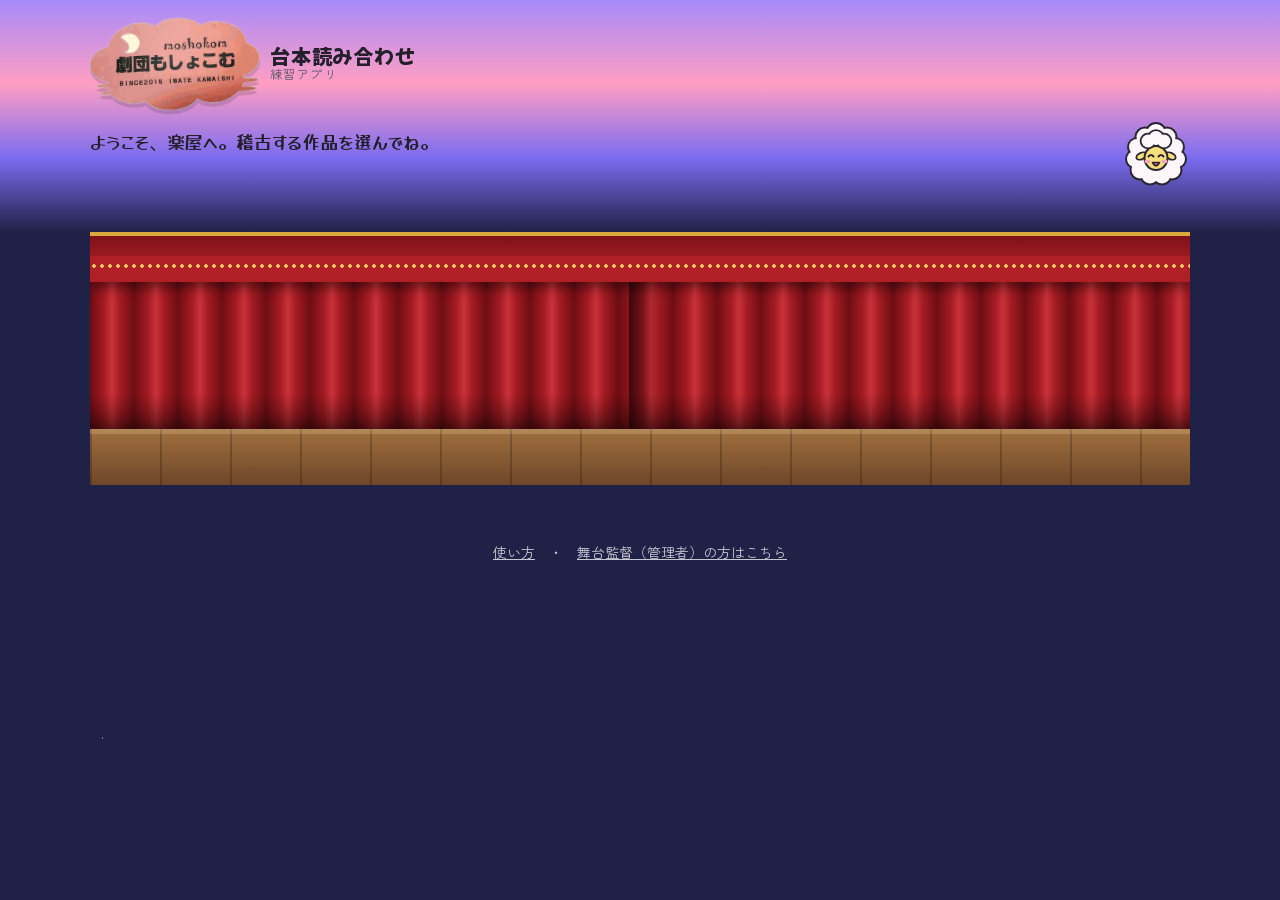
<file: index.html>
<!DOCTYPE html>
<html lang="ja">
<head>
<meta charset="utf-8">
<meta name="viewport" content="width=device-width, initial-scale=1, viewport-fit=cover">
<title>台本読み合わせ練習アプリ</title>
<meta name="description" content="劇団もしょこむの台本読み合わせ練習アプリ。セリフの相手役と暗記の練習ができます">
<meta name="theme-color" content="#1F2147">
<link rel="manifest" href="manifest.webmanifest">
<link rel="icon" href="icons/icon-192.png">
<link rel="apple-touch-icon" href="icons/apple-touch-icon.png">
<meta name="apple-mobile-web-app-capable" content="yes">
<meta name="mobile-web-app-capable" content="yes">
<meta name="apple-mobile-web-app-status-bar-style" content="black-translucent">
<meta name="apple-mobile-web-app-title" content="読み合わせ">
<link rel="preconnect" href="https://fonts.googleapis.com">
<link rel="preconnect" href="https://fonts.gstatic.com" crossorigin>
<link href="https://fonts.googleapis.com/css2?family=Mochiy+Pop+One&family=Yusei+Magic&family=Zen+Maru+Gothic:wght@400;700&display=swap" rel="stylesheet">
<link rel="stylesheet" href="style.css">
</head>
<body class="night">
<div id="app"></div>
<div class="toast" id="toast" role="status" aria-live="polite"></div>
<script src="config.js"></script>
<script src="app.js"></script>
</body>
</html>
</file>
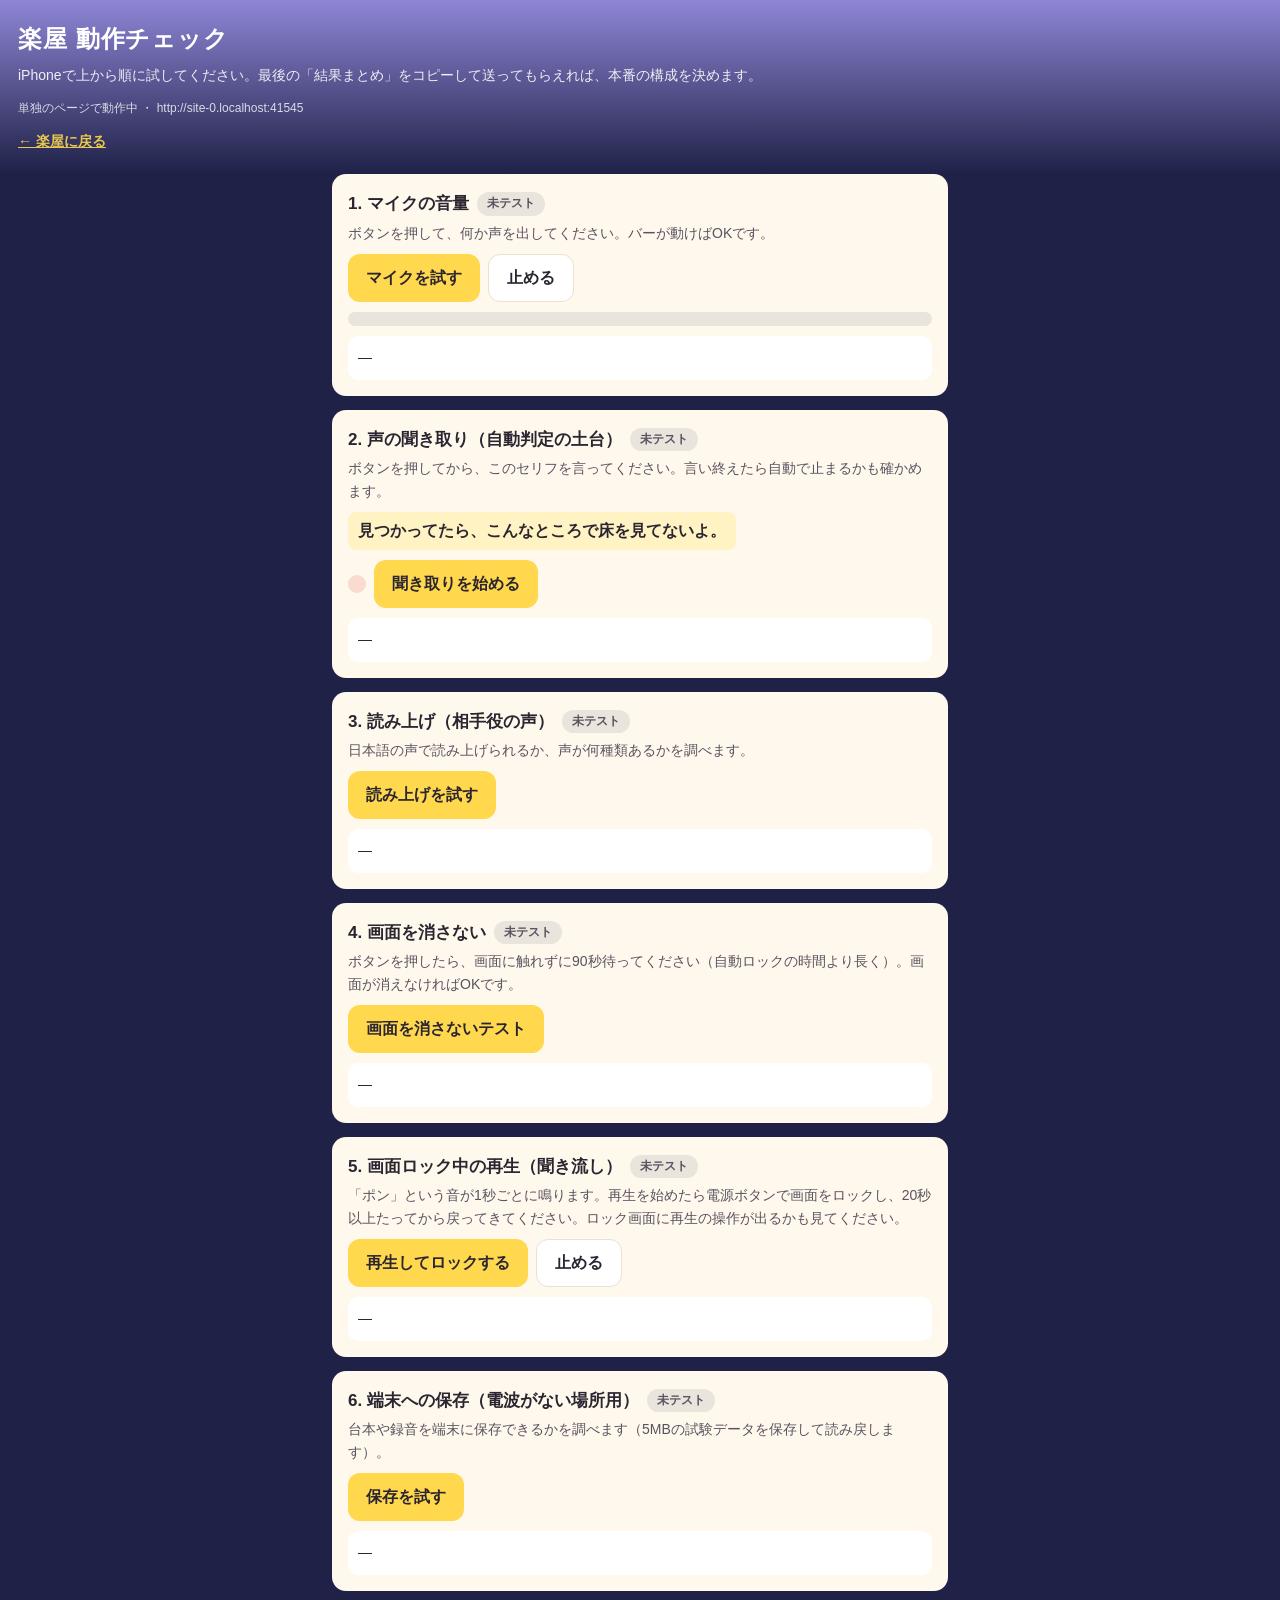
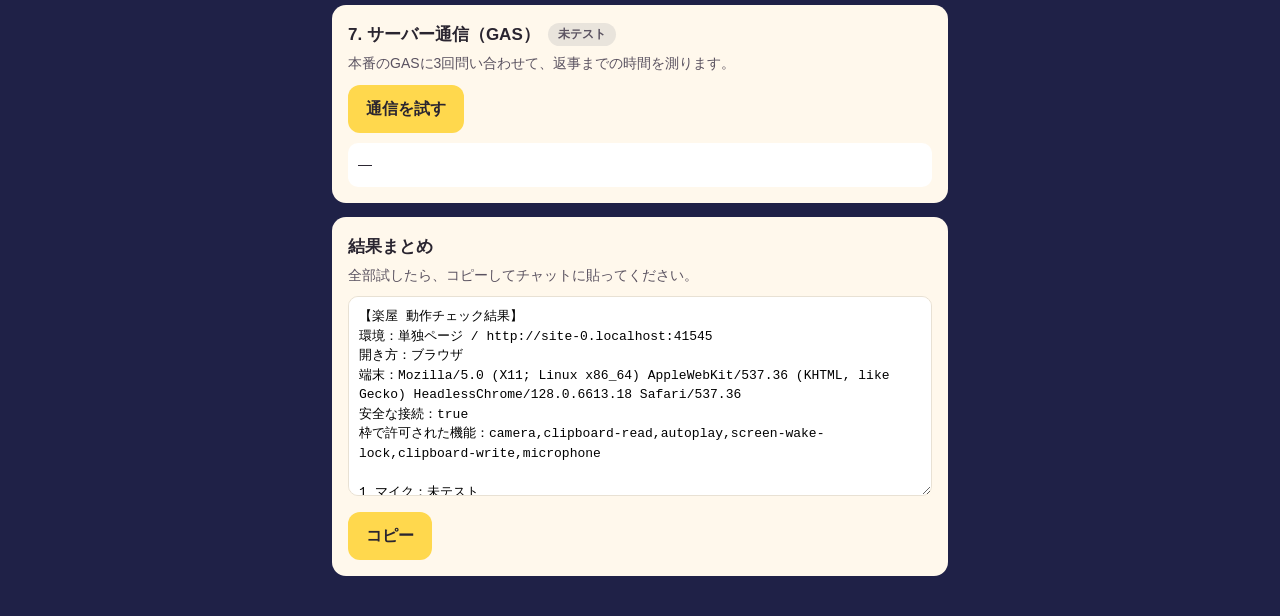
<file: check.html>
<!DOCTYPE html>
<html lang="ja">
<head>
<meta charset="utf-8">
<meta name="viewport" content="width=device-width, initial-scale=1, viewport-fit=cover">
<title>楽屋 動作チェック</title>
<script src="config.js"></script>
<style>
:root{--navy:#1F2147;--salmon:#E8857A;--salmonDeep:#C4564B;--yellow:#FFD84D;--ink:#2A2530;--paper:#FFF8EC;--green:#7ED957;--red:#E0402F;--line:#e8e1d4}
*{box-sizing:border-box}
body{margin:0;background:var(--navy);color:var(--ink);font:16px/1.6 -apple-system,"Hiragino Maru Gothic ProN","Hiragino Sans",sans-serif;padding:0 0 40px}
header{padding:calc(20px + env(safe-area-inset-top)) 18px 22px;color:#fff;background:linear-gradient(180deg,#8E86D6 0%,var(--navy) 100%)}
header h1{margin:0;font-size:24px;letter-spacing:.04em}
header p{margin:6px 0 0;font-size:14px;opacity:.9}
.env{margin:12px 0 0;font-size:12px;opacity:.8;word-break:break-all}
main{padding:0 12px;display:grid;gap:14px;max-width:640px;margin:0 auto}
.card{background:var(--paper);border-radius:14px;padding:16px}
.card h2{margin:0 0 4px;font-size:17px;display:flex;align-items:center;gap:8px;flex-wrap:wrap}
.card p{margin:4px 0 10px;font-size:14px;color:#5a5260}
.pill{font-size:12px;font-weight:700;padding:2px 10px;border-radius:999px;background:#e9e4dc;color:#5a5260}
.pill.ok{background:var(--green);color:#173404}.pill.ng{background:var(--red);color:#fff}.pill.warn{background:var(--yellow);color:#412402}
button{font:inherit;font-weight:700;min-height:48px;padding:0 18px;border-radius:12px;border:0;background:var(--yellow);color:var(--ink);cursor:pointer}
button.sub{background:#fff;border:1.5px solid var(--line)}
button:active{transform:translateY(1px)}
.row{display:flex;gap:8px;flex-wrap:wrap;align-items:center}
.out{margin-top:10px;font-size:14px;background:#fff;border-radius:10px;padding:10px;min-height:44px;white-space:pre-wrap;word-break:break-all}
.meter{height:14px;border-radius:7px;background:#e9e4dc;overflow:hidden;margin-top:10px}
.meter i{display:block;height:100%;width:0;background:var(--salmon);transition:width .08s}
.ring{width:18px;height:18px;border-radius:50%;background:var(--salmon);display:inline-block;opacity:.25}
.ring.on{opacity:1;animation:pulse 1.2s ease-in-out infinite}
@keyframes pulse{50%{box-shadow:0 0 0 8px rgba(232,133,122,.25)}}
.say{font-weight:700;background:#fff3c4;border-radius:8px;padding:6px 10px;display:inline-block}
textarea{width:100%;min-height:200px;border-radius:10px;border:1.5px solid var(--line);padding:10px;font:13px/1.5 ui-monospace,Menlo,monospace}
.sum h2{color:var(--ink)}
@media(prefers-reduced-motion:reduce){.ring.on{animation:none}}
</style>
</head>
<body>
<header>
 <h1>楽屋 動作チェック</h1>
 <p>iPhoneで上から順に試してください。最後の「結果まとめ」をコピーして送ってもらえれば、本番の構成を決めます。</p>
 <div class="env" id="env"></div>
 <p style="margin:12px 0 0"><a href="./#/admin" style="color:#FFD84D;font-weight:bold">← 楽屋に戻る</a></p>
</header>
<main>

<section class="card" id="t-mic">
 <h2>1. マイクの音量 <span class="pill" id="p-mic">未テスト</span></h2>
 <p>ボタンを押して、何か声を出してください。バーが動けばOKです。</p>
 <div class="row"><button id="b-mic">マイクを試す</button><button class="sub" id="b-micStop">止める</button></div>
 <div class="meter"><i id="m-mic"></i></div>
 <div class="out" id="o-mic">—</div>
</section>

<section class="card" id="t-sr">
 <h2>2. 声の聞き取り（自動判定の土台） <span class="pill" id="p-sr">未テスト</span></h2>
 <p>ボタンを押してから、このセリフを言ってください。言い終えたら自動で止まるかも確かめます。</p>
 <div class="say" id="target">見つかってたら、こんなところで床を見てないよ。</div>
 <div class="row" style="margin-top:10px"><span class="ring" id="ring"></span><button id="b-sr">聞き取りを始める</button></div>
 <div class="out" id="o-sr">—</div>
</section>

<section class="card" id="t-tts">
 <h2>3. 読み上げ（相手役の声） <span class="pill" id="p-tts">未テスト</span></h2>
 <p>日本語の声で読み上げられるか、声が何種類あるかを調べます。</p>
 <div class="row"><button id="b-tts">読み上げを試す</button></div>
 <div class="out" id="o-tts">—</div>
</section>

<section class="card" id="t-wake">
 <h2>4. 画面を消さない <span class="pill" id="p-wake">未テスト</span></h2>
 <p>ボタンを押したら、画面に触れずに90秒待ってください（自動ロックの時間より長く）。画面が消えなければOKです。</p>
 <div class="row"><button id="b-wake">画面を消さないテスト</button></div>
 <div class="out" id="o-wake">—</div>
</section>

<section class="card" id="t-bg">
 <h2>5. 画面ロック中の再生（聞き流し） <span class="pill" id="p-bg">未テスト</span></h2>
 <p>「ポン」という音が1秒ごとに鳴ります。再生を始めたら電源ボタンで画面をロックし、20秒以上たってから戻ってきてください。ロック画面に再生の操作が出るかも見てください。</p>
 <div class="row"><button id="b-bg">再生してロックする</button><button class="sub" id="b-bgStop">止める</button></div>
 <div class="out" id="o-bg">—</div>
</section>

<section class="card" id="t-store">
 <h2>6. 端末への保存（電波がない場所用） <span class="pill" id="p-store">未テスト</span></h2>
 <p>台本や録音を端末に保存できるかを調べます（5MBの試験データを保存して読み戻します）。</p>
 <div class="row"><button id="b-store">保存を試す</button></div>
 <div class="out" id="o-store">—</div>
</section>

<section class="card" id="t-gas">
 <h2>7. サーバー通信（GAS） <span class="pill" id="p-gas">未テスト</span></h2>
 <p>本番のGASに3回問い合わせて、返事までの時間を測ります。</p>
 <div class="row"><button id="b-gas">通信を試す</button></div>
 <div class="out" id="o-gas">—</div>
</section>

<section class="card sum">
 <h2>結果まとめ</h2>
 <p>全部試したら、コピーしてチャットに貼ってください。</p>
 <textarea id="sum" readonly></textarea>
 <div class="row" style="margin-top:8px"><button id="b-copy">コピー</button></div>
</section>
</main>

<script>
(function(){
var $=function(id){return document.getElementById(id)};
var R={};
function setP(k,state,label){var p=$('p-'+k);p.className='pill '+(state||'');p.textContent=label;R[k]=label+(R[k+'_d']?'（'+R[k+'_d']+'）':'');renderSum()}
function out(k,t){$('o-'+k).textContent=t}
function detail(k,t){R[k+'_d']=t}

/* ---------- 環境 ---------- */
var inFrame=(function(){try{return window.self!==window.top}catch(e){return true}})();
var env={
 ua:navigator.userAgent,
 origin:location.origin,
 iframe:inFrame,
 secure:window.isSecureContext,
 allowed:(document.featurePolicy&&document.featurePolicy.allowedFeatures)?document.featurePolicy.allowedFeatures().filter(function(f){return /microphone|wake|autoplay|camera|clipboard/.test(f)}).join(','):'(取得不可)'
};
$('env').textContent=(inFrame?'枠（iframe）の中で動作中':'単独のページで動作中')+' ・ '+env.origin;

/* ---------- 1. マイク ---------- */
var micStream=null,micCtx=null,micRaf=0,micMax=0;
$('b-mic').onclick=function(){
 if(!navigator.mediaDevices||!navigator.mediaDevices.getUserMedia){setP('mic','ng','NG');out('mic','この環境ではマイク機能そのものがありません');return}
 out('mic','許可を待っています…');
 navigator.mediaDevices.getUserMedia({audio:true}).then(function(s){
  micStream=s;micCtx=new (window.AudioContext||window.webkitAudioContext)();
  var src=micCtx.createMediaStreamSource(s),an=micCtx.createAnalyser();an.fftSize=512;src.connect(an);
  var buf=new Uint8Array(an.fftSize);micMax=0;out('mic','聞こえています。声を出してください');
  (function loop(){an.getByteTimeDomainData(buf);var m=0;for(var i=0;i<buf.length;i++){var v=Math.abs(buf[i]-128);if(v>m)m=v}
   micMax=Math.max(micMax,m);$('m-mic').style.width=Math.min(100,m*1.6)+'%';
   if(micMax>20&&$('p-mic').textContent!=='OK'){detail('mic','最大音量 '+micMax);setP('mic','ok','OK')}
   micRaf=requestAnimationFrame(loop)})();
 }).catch(function(e){detail('mic',e.name);setP('mic','ng','NG');out('mic','使えませんでした：'+e.name+' '+(e.message||''))});
};
$('b-micStop').onclick=function(){cancelAnimationFrame(micRaf);if(micStream)micStream.getTracks().forEach(function(t){t.stop()});if(micCtx)micCtx.close();micStream=null;$('m-mic').style.width='0'};

/* ---------- 2. 聞き取り ---------- */
var SR=window.SpeechRecognition||window.webkitSpeechRecognition;
function norm(s){return (s||'').replace(/[、。！？!?\s「」…・ー]/g,'')}
function sim(a,b){a=norm(a);b=norm(b);if(!a||!b)return 0;var dp=[];for(var i=0;i<=a.length;i++){dp[i]=[i];for(var j=1;j<=b.length;j++)dp[i][j]=i?0:j}
 for(i=1;i<=a.length;i++)for(j=1;j<=b.length;j++)dp[i][j]=Math.min(dp[i-1][j]+1,dp[i][j-1]+1,dp[i-1][j-1]+(a[i-1]===b[j-1]?0:1));
 return Math.max(0,1-dp[a.length][b.length]/Math.max(a.length,b.length))}
$('b-sr').onclick=function(){
 if(!SR){setP('sr','ng','NG');detail('sr','機能なし');out('sr','この環境には聞き取り機能がありません');return}
 var r=new SR();r.lang='ja-JP';r.interimResults=true;r.continuous=false;
 var t0=Date.now(),tLast=0,finalText='',interim='';
 r.onstart=function(){$('ring').classList.add('on');out('sr','聞いています…')};
 r.onresult=function(e){interim='';for(var i=e.resultIndex;i<e.results.length;i++){if(e.results[i].isFinal)finalText+=e.results[i][0].transcript;else interim+=e.results[i][0].transcript}
  tLast=Date.now();out('sr','聞き取り中：'+finalText+interim)};
 r.onerror=function(e){$('ring').classList.remove('on');detail('sr',e.error);setP('sr','ng','NG');out('sr','エラー：'+e.error+(e.error==='not-allowed'?'（マイクが許可されていないか、枠の中で禁止されています）':''))};
 r.onend=function(){$('ring').classList.remove('on');var txt=finalText||interim;if(!txt){if($('p-sr').textContent!=='NG'){setP('sr','warn','聞き取れず');out('sr','何も聞き取れませんでした。もう一度試してください')}return}
  var s=Math.round(sim(txt,$('target').textContent)*100),lag=tLast?((Date.now()-tLast)/1000).toFixed(1):'?';
  detail('sr','一致'+s+'% 終了検出'+lag+'秒');setP('sr',s>=60?'ok':'warn',s>=60?'OK':'要確認');
  out('sr','聞き取った文：'+txt+'\n台本との一致：'+s+'%（漢字とかなの違いも減点されます）\n言い終えてから止まるまで：'+lag+'秒\n全体の時間：'+((Date.now()-t0)/1000).toFixed(1)+'秒')};
 try{r.start()}catch(e){setP('sr','ng','NG');out('sr','開始できませんでした：'+e.message)}
};

/* ---------- 3. 読み上げ ---------- */
$('b-tts').onclick=function(){
 if(!('speechSynthesis' in window)){setP('tts','ng','NG');out('tts','読み上げ機能がありません');return}
 var vs=speechSynthesis.getVoices().filter(function(v){return /^ja/i.test(v.lang)});
 var u=new SpeechSynthesisUtterance('ねえ、鍵、まだ見つからないの？');u.lang='ja-JP';if(vs[0])u.voice=vs[0];
 var t0=Date.now();
 u.onend=function(){detail('tts','日本語の声'+vs.length+'種');setP('tts','ok','OK');out('tts','読み上げ完了（'+((Date.now()-t0)/1000).toFixed(1)+'秒）\n日本語の声：'+vs.length+'種類\n'+vs.map(function(v){return '・'+v.name}).join('\n'))};
 u.onerror=function(e){detail('tts',e.error);setP('tts','ng','NG');out('tts','エラー：'+e.error)};
 speechSynthesis.cancel();speechSynthesis.speak(u);out('tts','読み上げ中…');
};

/* ---------- 4. 画面を消さない ---------- */
var wakeLock=null,wakeTimer=0,wakeHidden=false;
$('b-wake').onclick=function(){
 if(!('wakeLock' in navigator)){setP('wake','ng','NG');detail('wake','機能なし');out('wake','この環境には画面を消さない機能がありません');return}
 navigator.wakeLock.request('screen').then(function(l){
  wakeLock=l;wakeHidden=false;var t0=Date.now();out('wake','有効になりました。画面に触れずに待ってください…');setP('wake','warn','確認中');
  l.addEventListener('release',function(){if(wakeTimer)out('wake','途中で解除されました（'+Math.round((Date.now()-t0)/1000)+'秒）')});
  clearInterval(wakeTimer);wakeTimer=setInterval(function(){var s=Math.round((Date.now()-t0)/1000);
   if(wakeHidden){clearInterval(wakeTimer);wakeTimer=0;detail('wake',s+'秒で画面が消えた');setP('wake','ng','NG');out('wake','画面が消えました（'+s+'秒）');return}
   if(s>=90){clearInterval(wakeTimer);wakeTimer=0;detail('wake','90秒維持');setP('wake','ok','OK');out('wake','90秒間、画面が消えませんでした');l.release();return}
   out('wake','経過 '+s+' / 90秒（触らないでください）')},1000);
 }).catch(function(e){detail('wake',e.name);setP('wake','ng','NG');out('wake','使えませんでした：'+e.name+' '+(e.message||'')+(inFrame?'\n枠の中では禁止されている可能性があります':''))});
};

/* ---------- 5. ロック中の再生 ---------- */
function makeWav(sec){var sr=16000,n=sr*sec,b=new ArrayBuffer(44+n*2),d=new DataView(b);
 function w(o,s){for(var i=0;i<s.length;i++)d.setUint8(o+i,s.charCodeAt(i))}
 w(0,'RIFF');d.setUint32(4,36+n*2,true);w(8,'WAVE');w(12,'fmt ');d.setUint32(16,16,true);d.setUint16(20,1,true);d.setUint16(22,1,true);
 d.setUint32(24,sr,true);d.setUint32(28,sr*2,true);d.setUint16(32,2,true);d.setUint16(34,16,true);w(36,'data');d.setUint32(40,n*2,true);
 for(var i=0;i<n;i++){var t=(i%sr)/sr,v=t<0.12?Math.sin(2*Math.PI*660*t)*Math.exp(-t*25)*0.5:0;d.setInt16(44+i*2,v*32767,true)}
 return new Blob([b],{type:'audio/wav'})}
var aud=new Audio(),bg={hiddenAt:0,ctAtHide:0,results:[]};
aud.loop=true;
$('b-bg').onclick=function(){
 if(!aud.src)aud.src=URL.createObjectURL(makeWav(30));
 if('mediaSession' in navigator){try{navigator.mediaSession.metadata=new MediaMetadata({title:'動作チェック（ポン）',artist:'台本読み合わせ練習アプリ'});
  navigator.mediaSession.setActionHandler('pause',function(){aud.pause()});navigator.mediaSession.setActionHandler('play',function(){aud.play()})}catch(e){}}
 aud.play().then(function(){setP('bg','warn','確認中');out('bg','再生中です。画面をロックして、20秒以上たってから戻ってきてください')})
  .catch(function(e){detail('bg',e.name);setP('bg','ng','NG');out('bg','再生できませんでした：'+e.name)});
};
$('b-bgStop').onclick=function(){aud.pause()};
var playedSum=0,lastCt=0,lastWall=0;
aud.addEventListener('timeupdate',function(){var ct=aud.currentTime;if(lastWall&&ct>=lastCt)playedSum+=ct-lastCt;else if(lastWall&&ct<lastCt)playedSum+=(aud.duration-lastCt)+ct;lastCt=ct;lastWall=Date.now()});
document.addEventListener('visibilitychange',function(){
 if(document.hidden){wakeHidden=true;if(!aud.paused){bg.hiddenAt=Date.now();bg.played0=playedSum}}
 else if(bg.hiddenAt){
  var away=(Date.now()-bg.hiddenAt)/1000,played=playedSum-bg.played0;bg.hiddenAt=0;
  if(away<10){out('bg','ロックしていた時間が短すぎます（'+away.toFixed(0)+'秒）。20秒以上ためしてください');return}
  var ratio=played/away;detail('bg','ロック'+away.toFixed(0)+'秒中'+played.toFixed(0)+'秒再生');
  setP('bg',ratio>0.8?'ok':'ng',ratio>0.8?'OK':'NG');
  out('bg','ロックしていた時間：'+away.toFixed(0)+'秒\nその間に再生された時間：'+played.toFixed(0)+'秒\n'+(ratio>0.8?'ロック中も再生が続きました':'ロック中に再生が止まりました'))}
});

/* ---------- 6. 保存 ---------- */
$('b-store').onclick=function(){
 var lines=[];
 try{localStorage.setItem('probe','ok');lines.push('簡易保存（localStorage）：'+(localStorage.getItem('probe')==='ok'?'OK':'NG'))}catch(e){lines.push('簡易保存（localStorage）：NG '+e.name)}
 if(!window.indexedDB){lines.push('大容量保存（IndexedDB）：機能なし');setP('store','ng','NG');out('store',lines.join('\n'));return}
 var q=indexedDB.open('probe',1);
 q.onupgradeneeded=function(){q.result.createObjectStore('s')};
 q.onerror=function(){lines.push('大容量保存：開けません '+(q.error&&q.error.name));detail('store','IndexedDB不可');setP('store','ng','NG');out('store',lines.join('\n'))};
 q.onsuccess=function(){var db=q.result,blob=new Blob([new Uint8Array(5*1024*1024)]),tx=db.transaction('s','readwrite');
  tx.objectStore('s').put(blob,'k');
  tx.oncomplete=function(){var g=db.transaction('s').objectStore('s').get('k');g.onsuccess=function(){
   var ok=g.result&&g.result.size===blob.size;lines.push('大容量保存（IndexedDB）：5MBの保存と読み戻し '+(ok?'OK':'NG'));
   var fin=function(extra){if(extra)lines.push(extra);detail('store',ok?'5MB OK':'読み戻し失敗');setP('store',ok?'ok':'ng',ok?'OK':'NG');out('store',lines.join('\n'))};
   if(navigator.storage&&navigator.storage.estimate)navigator.storage.estimate().then(function(e){fin('使える容量の目安：約'+Math.round((e.quota||0)/1048576)+'MB')}).catch(function(){fin()});else fin();
  }};
  tx.onerror=function(){lines.push('大容量保存：書き込み失敗 '+(tx.error&&tx.error.name));detail('store','書き込み失敗');setP('store','ng','NG');out('store',lines.join('\n'))};
 };
};

/* ---------- 7. GAS通信 ---------- */
$('b-gas').onclick=function(){
 var url=window.API_URL;
 if(!url){detail('gas','URL未設定');setP('gas','ng','NG');out('gas','config.js にGASのURLが入っていません');return}
 var n=0,times=[];out('gas','測定中…');
 (function one(){var s=Date.now();
  fetch(url+'?t='+s,{redirect:'follow'}).then(function(r){return r.json()}).then(function(j){
   if(!j||!j.ok)throw new Error('返事が正しくありません');
   times.push(Date.now()-s);n++;
   if(n<3)one();else{var avg=Math.round(times.reduce(function(a,b){return a+b},0)/times.length);detail('gas','平均'+avg+'ms');setP('gas',avg<2500?'ok':'warn',avg<2500?'OK':'遅い');out('gas','GAS '+(j.version||'')+' と3回往復：'+times.join('ms, ')+'ms\n平均：'+avg+'ms')}
  }).catch(function(e){detail('gas',String(e));setP('gas','ng','NG');out('gas','失敗：'+e)});
 })();
};

/* ---------- まとめ ---------- */
var KEYS=[['mic','1 マイク'],['sr','2 聞き取り'],['tts','3 読み上げ'],['wake','4 画面を消さない'],['bg','5 ロック中の再生'],['store','6 端末への保存'],['gas','7 サーバー通信']];
function renderSum(){
 $('sum').value=['【楽屋 動作チェック結果】','環境：'+(env.iframe?'枠の中（GASなど）':'単独ページ')+' / '+env.origin,'開き方：'+((window.navigator.standalone||(window.matchMedia&&matchMedia('(display-mode: standalone)').matches))?'ホーム画面版':'ブラウザ'),'端末：'+env.ua,'安全な接続：'+env.secure,'枠で許可された機能：'+env.allowed,'']
  .concat(KEYS.map(function(k){return k[1]+'：'+(R[k[0]]||'未テスト')})).join('\n');
}
renderSum();
$('b-copy').onclick=function(){var t=$('sum');
 if(navigator.clipboard&&navigator.clipboard.writeText)navigator.clipboard.writeText(t.value).then(function(){$('b-copy').textContent='コピーしました'}).catch(sel);else sel();
 function sel(){t.focus();t.select();try{document.execCommand('copy');$('b-copy').textContent='コピーしました'}catch(e){$('b-copy').textContent='長押しでコピーしてください'}}};
})();
</script>
</body>
</html>
</file>
<file: style.css>
/* もしょこむ楽屋 — デザインシステム
   夜の楽屋（劇団員）と昼の稽古場（管理者）。色はポスターから：
   ロゴのサーモン、夜空ネイビー、日付イエロー、とまとレッド、若葉グリーン。 */
:root{
  --salmon:#FF7A66;--salmon-deep:#D2412F;--navy:#1F2147;--navy-2:#2B2D5E;--lavender:#8E86D6;--dawn:#F3B6C8;
  --yellow:#FFD23F;--yellow-ink:#412402;--tomato:#F0432F;--leaf:#5CD65C;--leaf-ink:#173404;
  --paper:#FFF8EC;--ink:#231F2B;--ink-2:#5E5566;--line:#E9DFCF;
  --r:14px;--shadow:5px 5px 0 var(--ink);--ol:2.5px solid var(--ink);
  --f-pop:"Mochiy Pop One","Hiragino Maru Gothic ProN",sans-serif;
  --f-hand:"Yusei Magic","Hiragino Maru Gothic ProN",sans-serif;
  --f-body:"Zen Maru Gothic","Hiragino Maru Gothic ProN","Hiragino Sans",sans-serif;
  --dots:radial-gradient(rgba(0,0,0,.09) 1px,transparent 1.6px) 0 0/6px 6px;
}
*{box-sizing:border-box;min-width:0}
html,body{margin:0}
body{font:16px/1.65 var(--f-body);color:var(--ink);-webkit-tap-highlight-color:transparent;overflow-x:clip;min-height:100vh}
button,input,select,textarea{font:inherit;color:inherit}
button{cursor:pointer}
:focus-visible{outline:3px solid var(--yellow);outline-offset:3px;border-radius:8px}
img{max-width:100%;display:block}
.sr{position:absolute;width:1px;height:1px;overflow:hidden;clip:rect(0 0 0 0)}

/* ---------- テーマ：夜の楽屋 ---------- */
body.night{background:var(--navy);color:#fff}
body.night::before{content:"";position:fixed;inset:0;pointer-events:none;z-index:0;
  background:
   radial-gradient(1.5px 1.5px at 12% 18%,#fff8 50%,transparent 51%),
   radial-gradient(1px 1px at 72% 12%,#fff9 50%,transparent 51%),
   radial-gradient(1.5px 1.5px at 88% 34%,#fff6 50%,transparent 51%),
   radial-gradient(1px 1px at 34% 42%,#fff7 50%,transparent 51%),
   radial-gradient(1px 1px at 56% 70%,#fff5 50%,transparent 51%),
   radial-gradient(1.5px 1.5px at 8% 82%,#fff6 50%,transparent 51%),
   radial-gradient(1px 1px at 92% 88%,#fff6 50%,transparent 51%)}
#app{position:relative;z-index:1}
.sky{background:linear-gradient(180deg,#B9A9E8 0%,var(--dawn) 34%,#9C8FD9 64%,var(--navy) 100%);
  padding:calc(18px + env(safe-area-inset-top)) max(4vw,16px) 40px;color:var(--ink)}
.sky-in{max-width:1100px;margin:0 auto;display:flex;align-items:center;justify-content:space-between;gap:12px;flex-wrap:wrap}
.logo{display:flex;align-items:center;gap:10px;text-decoration:none;color:inherit}
.logo img{width:clamp(120px,34vw,170px);height:auto;flex:none;filter:drop-shadow(0 4px 0 rgba(42,37,48,.18));transform:rotate(-3deg)}
.sky-in{position:relative}
.lead{position:relative;padding-right:78px;min-height:64px}
.sky-sheep{width:68px;height:auto;position:absolute;right:0;top:-6px;animation:bob 3.2s ease-in-out infinite}
.logo-t{font:400 26px/1.05 var(--f-pop);letter-spacing:.04em}
.logo-t small{display:block;font:400 12px/1.4 var(--f-body);letter-spacing:.12em;color:var(--ink-2)}
.lead{max-width:1100px;margin:18px auto 0;font:400 18px/1.5 var(--f-hand)}
.wrap{max-width:1100px;margin:0 auto;padding:0 max(4vw,16px) 64px}

/* ---------- 楽屋口の掲示板 ---------- */
.board{display:grid;grid-template-columns:repeat(auto-fill,minmax(min(46%,220px),1fr));gap:30px 18px;margin-top:-12px}
.poster{position:relative;display:block;border:0;padding:0;background:none;text-align:left;color:#fff;
  transform:rotate(var(--tilt,0deg));transition:transform .25s}
.poster:hover,.poster:focus-visible{transform:rotate(0deg) translateY(-3px)}
.poster:active{transform:scale(.98)}
.poster .art{display:block;aspect-ratio:3/4;border-radius:6px;overflow:hidden;box-shadow:var(--shadow);background:var(--navy-2)}
.poster .art img{width:100%;height:100%;object-fit:cover}
.poster .tape{position:absolute;left:50%;top:-10px;width:64px;height:20px;transform:translateX(-50%) rotate(-4deg);
  background:rgba(255,216,77,.82);z-index:2;clip-path:polygon(3% 0,97% 4%,100% 50%,96% 100%,2% 96%,0 48%)}
.poster .cap{display:block;margin-top:10px;font-weight:700;font-size:15px;line-height:1.4}
.poster .cap small{display:block;font-weight:400;font-size:13px;opacity:.75}
.poster.closed .art{filter:grayscale(.85) brightness(.85)}
.gen{width:100%;height:100%;display:flex;flex-direction:column;justify-content:flex-end;padding:14px;position:relative;
  background:linear-gradient(165deg,hsl(var(--hue) 70% 72%),hsl(calc(var(--hue) + 40) 60% 45%) 70%,var(--navy))}
.gen::before{content:"";position:absolute;right:16%;top:14%;width:26%;aspect-ratio:1;border-radius:50%;
  box-shadow:-9px 7px 0 0 #FFF3C9;transform:rotate(-10deg)}
.gen b{font:400 clamp(17px,4.2vw,22px)/1.25 var(--f-pop);color:#fff;
  text-shadow:2px 2px 0 var(--ink),-1px -1px 0 var(--ink),1px -1px 0 var(--ink),-1px 1px 0 var(--ink)}
.badge{position:absolute;right:-10px;top:-14px;z-index:3;width:68px;height:68px;border-radius:50%;
  background:var(--yellow);color:var(--yellow-ink);display:flex;flex-direction:column;align-items:center;justify-content:center;
  font:400 18px/1 var(--f-pop);box-shadow:0 3px 0 rgba(65,36,2,.35);transform:rotate(8deg)}
.badge::after{content:"";position:absolute;inset:0;border-radius:50%;background:var(--dots);pointer-events:none}
.badge small{font:700 10.5px/1.3 var(--f-body);margin-top:3px}
.badge.gray{background:#D3D1C7;color:#2C2C2A}
.stamp{position:absolute;left:10px;top:12px;z-index:3;padding:5px 10px;border:2.5px solid var(--salmon);border-radius:999px;
  color:#fff;background:rgba(196,86,75,.85);font:700 12px/1 var(--f-body);transform:rotate(-8deg)}
.empty{padding:40px 20px;text-align:center;font-family:var(--f-hand);font-size:18px;opacity:.9}
.foot{margin-top:56px;text-align:center;font-size:14px;opacity:.75}
.foot a,.link{color:inherit}

/* ---------- 稽古台本の表紙（台本棚で使う） ---------- */
  background:linear-gradient(180deg,#7A5434 0%,#5E3F26 100%);box-shadow:inset 0 2px 0 rgba(255,255,255,.12),0 8px 0 rgba(0,0,0,.25)}
  background:radial-gradient(circle,#FFE58A 0 4px,#B38F14 4.5px 5px,transparent 5.5px) 0 0/34px 10px repeat-x;filter:drop-shadow(0 0 4px rgba(255,216,77,.7))}
  background:repeating-linear-gradient(90deg,rgba(0,0,0,.05) 0 2px,transparent 2px 46px)}
.book{position:relative;display:block;border:0;padding:0;background:none;text-align:left;color:#fff;transform:rotate(var(--tilt,0deg));transition:transform .2s}
.book:hover,.book:focus-visible{transform:rotate(0deg) translateY(-4px)}
.book:active{transform:scale(.97)}
.book .badge{right:-10px;top:auto;bottom:46px;width:62px;height:62px;font-size:16px;transform:rotate(-8deg)}
.book .cap{display:block;margin-top:14px;font-size:13px;line-height:1.45;color:#FCEFD9}
.book .cap small{display:block;opacity:.8;font-size:12px}
.book.closed .cover{filter:grayscale(.75) brightness(.92)}
.cover{position:relative;display:block;aspect-ratio:210/297;border-radius:3px 7px 7px 3px;overflow:visible;
  background:var(--dots),var(--cv);color:var(--ink);
  box-shadow:2px 3px 0 0 #FFFDF6,4px 6px 0 0 #E9DFCC,6px 9px 0 0 #FFFDF6,8px 12px 16px rgba(0,0,0,.4)}
.bind{position:absolute;left:0;top:0;bottom:0;width:13%;background:var(--tp);border-radius:3px 0 0 3px;
  display:flex;flex-direction:column;justify-content:space-around;align-items:center;box-shadow:inset -2px 0 0 rgba(0,0,0,.18)}
.bind i{width:42%;height:3px;border-radius:2px;background:#E8E6E1;box-shadow:0 1px 0 rgba(0,0,0,.35)}
.cv-top{position:absolute;right:9%;top:6%;font:700 10px/1 var(--f-body);letter-spacing:.2em;border:1.5px solid currentColor;padding:4px 5px;border-radius:3px;opacity:.75}
.cv-title{position:absolute;left:calc(13% + 8px);right:8%;top:16%;bottom:16%;display:flex;justify-content:center;
  writing-mode:vertical-rl;text-orientation:upright;font:400 clamp(15px,4.6vw,21px)/1.45 var(--f-pop);letter-spacing:.06em;overflow:hidden;
  transition:font-size .45s}
.cv-foot{position:absolute;left:calc(13% + 8px);bottom:5%;font:700 10px/1 var(--f-body);letter-spacing:.12em;opacity:.7}
.photo{position:absolute;left:calc(13% + 8px);bottom:6%;width:30%;aspect-ratio:3/4;transform:rotate(-4deg);background:#fff;padding:3px;box-shadow:0 2px 4px rgba(0,0,0,.25)}
.photo:empty{display:none}
.photo img{width:100%;height:100%;object-fit:cover}
.photo::before{content:"";position:absolute;left:50%;top:-6px;width:60%;height:10px;transform:translateX(-50%) rotate(3deg);background:rgba(255,216,77,.8)}
.tab{position:absolute;left:30%;top:-14px;padding:3px 8px 8px;background:#FFD84D;color:var(--yellow-ink);font:400 11px/1.2 var(--f-hand);
  border-radius:3px 3px 0 0;transform:rotate(-3deg);box-shadow:0 -1px 0 rgba(0,0,0,.08);z-index:-1}

/* ---------- 舞台（幕が下りたステージ） ---------- */
.theater{position:relative;margin:0 calc(-1 * max(4vw,16px));padding:66px max(4vw,16px) 78px;overflow:hidden;background:#140C0A}
.th-stage{position:absolute;inset:0;background:radial-gradient(ellipse 70% 55% at 50% 78%,rgba(255,226,150,.85),rgba(176,90,40,.45) 45%,transparent 75%),linear-gradient(#1A0F0C,#2A1610)}
.th-curtain{position:absolute;top:0;bottom:56px;width:51%;z-index:1;transition:transform 1.1s cubic-bezier(.6,0,.25,1);
  background:linear-gradient(180deg,rgba(0,0,0,.3),transparent 18%,transparent 82%,rgba(0,0,0,.4)),
    repeating-linear-gradient(90deg,#6E0E14 0,#A51B23 14px,#C8323A 22px,#A51B23 30px,#6E0E14 44px)}
.th-curtain.l{left:0;box-shadow:inset -16px 0 22px rgba(0,0,0,.45)}
.th-curtain.r{right:0;box-shadow:inset 16px 0 22px rgba(0,0,0,.45)}
.theater.opening .th-curtain.l{transform:translateX(-102%)}
.theater.opening .th-curtain.r{transform:translateX(102%)}
.th-valance{position:absolute;left:0;right:0;top:0;height:50px;z-index:3;border-top:4px solid #D9A93B;
  background:radial-gradient(circle at 50% 0,#B01E26 0 69%,transparent 70%) 0 20px/44px 44px repeat-x,linear-gradient(#7E1218,#B01E26) 0 0/100% 32px no-repeat;
  filter:drop-shadow(0 6px 6px rgba(0,0,0,.45))}
.th-valance::after{content:"";position:absolute;left:0;right:0;top:28px;height:4px;background:radial-gradient(circle,#E8C15A 0 1.6px,transparent 2px) 0 0/8px 4px repeat-x}
.th-floor{position:absolute;left:0;right:0;bottom:0;height:56px;z-index:1;
  background:repeating-linear-gradient(90deg,rgba(0,0,0,.2) 0 2px,transparent 2px 70px),linear-gradient(#A0703F,#6E4628);box-shadow:inset 0 5px 0 rgba(255,240,200,.18)}
.doors{position:relative;z-index:2;display:grid;grid-template-columns:repeat(auto-fill,minmax(min(44%,200px),1fr));gap:40px 18px}
.theater.opening .door:not(.open){opacity:.35;transition:opacity .5s}

/* ---------- 楽屋の扉 ---------- */
.door{position:relative;display:block;border:0;padding:0;background:none;color:#fff;text-align:left;transition:transform .2s}
.door:hover,.door:focus-visible{transform:translateY(-4px)}
.door:active{transform:scale(.97)}
.door .badge{right:-10px;top:-16px;width:60px;height:60px;font-size:15px}
.door .cap{display:block;margin-top:14px;font-size:13px;line-height:1.45;color:#FCEFD9;text-shadow:0 1px 2px rgba(0,0,0,.6)}
.door .cap small{display:block;opacity:.85;font-size:12px}
.d-frame{container-type:inline-size;position:relative;display:block;aspect-ratio:5/8;border-radius:3cqw 3cqw 0 0;background:linear-gradient(90deg,#4A2E18,#5E3F26 50%,#4A2E18);
  box-shadow:0 2cqw 0 #2A1A10,0 7cqw 10cqw rgba(0,0,0,.55);perspective:190cqw}
.d-inside{position:absolute;left:5.5cqw;right:5.5cqw;top:5.5cqw;bottom:0;overflow:hidden;background:radial-gradient(ellipse at 50% 72%,#FFF2C8 0,#F8C46A 32%,#9A5A26 72%,#2A1A12 100%)}
.d-leaf{position:absolute;left:5.5cqw;right:5.5cqw;top:5.5cqw;bottom:0;transform-origin:left center;transform-style:preserve-3d;transition:transform 1s cubic-bezier(.5,0,.25,1)}
.d-front,.d-back{position:absolute;inset:0;backface-visibility:hidden;-webkit-backface-visibility:hidden}
.d-front{background:repeating-linear-gradient(90deg,rgba(120,80,40,.05) 0 .5cqw,transparent .5cqw 6cqw),var(--dc);box-shadow:inset -1.2cqw 0 0 rgba(0,0,0,.08),inset 0 0 0 .6cqw rgba(0,0,0,.06)}
.d-back{transform:rotateY(180deg);background:linear-gradient(90deg,#B9A383,#CDB894)}
.d-panel{position:absolute;left:9cqw;right:9cqw;border-radius:1.2cqw;box-shadow:inset 0 0 0 1cqw rgba(0,0,0,.07),inset .8cqw .8cqw 0 1.4cqw rgba(255,255,255,.35)}
.d-p1{top:7cqw;height:76cqw}.d-p2{bottom:8cqw;height:50cqw}
.d-note{position:absolute;left:12cqw;right:12cqw;top:17cqw;display:flex;flex-direction:column;align-items:center;gap:2.4cqw;padding:7cqw 4cqw 6cqw;
  background:#FFFDF6;color:var(--ink);text-align:center;transform:rotate(-2deg);box-shadow:0 1cqw 2cqw rgba(0,0,0,.22)}
.d-note::before,.d-note::after{content:"";position:absolute;top:-2.4cqw;width:16cqw;height:5cqw;background:rgba(255,216,77,.85)}
.d-note::before{left:-3cqw;transform:rotate(-24deg)}.d-note::after{right:-3cqw;transform:rotate(24deg)}
.d-note small{font:700 3.8cqw/1 var(--f-body);letter-spacing:.12em;color:var(--ink-2)}
.d-note b{font:400 7cqw/1.3 var(--f-pop);display:-webkit-box;-webkit-line-clamp:3;-webkit-box-orient:vertical;overflow:hidden;text-wrap:balance}
.d-note em{font:700 6cqw/1 var(--f-body);font-style:normal;letter-spacing:.24em;border-top:.6cqw solid var(--ink);padding-top:2.6cqw;margin-top:.6cqw}
.d-name{position:absolute;left:20cqw;right:20cqw;top:104cqw;padding:2cqw 2cqw;text-align:center;background:#FFD84D;color:var(--yellow-ink);
  font:400 5cqw/1.2 var(--f-hand);transform:rotate(2deg);box-shadow:0 .6cqw 0 rgba(0,0,0,.15);white-space:nowrap;overflow:hidden;text-overflow:ellipsis}
.d-knob{position:absolute;right:7cqw;top:58%;width:8cqw;height:8cqw;border-radius:50%;background:radial-gradient(circle at 35% 35%,#FFF1B8,#D9A93B 45%,#8A6418);box-shadow:0 .8cqw 1cqw rgba(0,0,0,.35)}
.door.open .d-leaf{transform:rotateY(-108deg)}
.door.closed .d-front{filter:grayscale(.65) brightness(.88)}
.door.closed .d-inside{filter:brightness(.3) grayscale(.5)}
.door:hover .d-leaf{transform:rotateY(-6deg)}
.door.open:hover .d-leaf{transform:rotateY(-108deg)}

/* ---------- 扉の奥の楽屋へ歩いて入る ---------- */
.d-inside .room{display:block;width:100%;height:100%}
.walk{position:fixed;inset:0;z-index:70;pointer-events:none;background:rgba(20,12,10,0);transition:background .5s,opacity .45s}
.walk.in{background:#140C0A}
.walk.done{opacity:0}
.walk-room{position:absolute;overflow:hidden;transform-origin:50% 42%;
  transition:left .6s cubic-bezier(.5,0,.3,1),top .6s cubic-bezier(.5,0,.3,1),width .6s cubic-bezier(.5,0,.3,1),height .6s cubic-bezier(.5,0,.3,1),transform .75s cubic-bezier(.45,0,.6,1),filter .75s}
.walk-room .room{display:block;width:100%;height:100%}
.walk.deep .walk-room{transform:scale(1.9);filter:brightness(1.12) saturate(1.05)}

/* ---------- 入館パス（ボトムシート） ---------- */
.veil{position:fixed;inset:0;z-index:20;background:rgba(15,12,35,.6);display:flex;align-items:flex-end;justify-content:center;
  animation:fade .2s ease-out}
.sheet{width:min(460px,100%);padding:0 14px calc(18px + env(safe-area-inset-bottom));animation:rise .32s cubic-bezier(.2,1.3,.4,1)}
.pass{position:relative;background:var(--paper);color:var(--ink);border-radius:18px;padding:34px 20px 20px;box-shadow:0 8px 0 rgba(0,0,0,.25)}
.pass::before{content:"";position:absolute;left:50%;top:12px;width:44px;height:10px;border-radius:6px;transform:translateX(-50%);
  background:var(--navy);box-shadow:inset 0 2px 0 rgba(0,0,0,.4)}
.pass-top{display:flex;justify-content:space-between;align-items:center;gap:8px;border-bottom:2px dashed var(--line);padding-bottom:12px;margin-bottom:14px}
.pass-top b{font:400 13px/1 var(--f-pop);color:#fff;background:var(--salmon-deep);padding:6px 10px;border-radius:8px;letter-spacing:.1em}
.pass h2{margin:0 0 4px;font:400 20px/1.35 var(--f-pop)}
.pass p{margin:0 0 14px;color:var(--ink-2);font-size:14px}
.code-in{width:100%;height:64px;border:2.5px solid var(--ink);border-radius:12px;background:#fff;text-align:center;
  font:400 28px/1 var(--f-pop);letter-spacing:.32em;text-transform:uppercase;padding-left:.32em}
.code-in:focus{outline:none;border-color:var(--salmon-deep);box-shadow:0 0 0 4px rgba(232,133,122,.3)}
.shake{animation:shake .4s}
.row{display:flex;gap:10px;flex-wrap:wrap;align-items:center}
.row.end{justify-content:flex-end}
.say{display:flex;align-items:flex-end;gap:8px;margin-top:12px;min-height:56px}
.say svg{width:52px;flex:none}
.bubble{position:relative;background:#fff;color:var(--ink);border:2.5px solid var(--ink);border-radius:16px;padding:7px 12px;
  font:400 15px/1.45 var(--f-hand)}
.bubble::after{content:"";position:absolute;left:-9px;bottom:10px;width:12px;height:12px;background:#fff;
  border-left:2.5px solid var(--ink);border-bottom:2.5px solid var(--ink);transform:rotate(45deg)}

/* ---------- ボタン ---------- */
.btn{min-height:48px;padding:0 20px;border-radius:12px;border:0;font-weight:700;display:inline-flex;align-items:center;justify-content:center;gap:6px;
  text-decoration:none;transition:transform .12s;position:relative}
.btn:active{transform:translateY(2px)}
.btn.main{background:var(--yellow);color:var(--yellow-ink);box-shadow:0 4px 0 #B38F14}
.btn.main::after{content:"";position:absolute;inset:0;border-radius:inherit;background:var(--dots);pointer-events:none}
.btn.main:active{box-shadow:0 2px 0 #B38F14}
.btn.brand{background:var(--salmon-deep);color:#fff;box-shadow:0 4px 0 #8E3A31}
.btn.ghost{background:transparent;border:2px solid currentColor}
.btn.quiet{background:rgba(42,37,48,.06);color:var(--ink)}
.btn.wide{width:100%}
.btn[disabled]{opacity:.5;cursor:default}
.btn.sm{min-height:40px;padding:0 12px;font-size:14px}

/* ---------- 幕 ---------- */
.curtain{position:fixed;inset:0;z-index:40;display:flex;pointer-events:none}
.curtain i{flex:1;background:
  repeating-linear-gradient(90deg,rgba(0,0,0,.28) 0 6px,rgba(0,0,0,0) 14px 30px,rgba(0,0,0,.22) 38px 44px),
  linear-gradient(180deg,#B01E26,#7E1218);transition:transform .8s cubic-bezier(.6,0,.3,1)}
.curtain i:first-child{box-shadow:inset -10px 0 18px rgba(0,0,0,.35)}
.curtain i:last-child{box-shadow:inset 10px 0 18px rgba(0,0,0,.35)}
.curtain.open i:first-child{transform:translateX(-102%)}
.curtain.open i:last-child{transform:translateX(102%)}

/* ---------- 作品の楽屋（ホーム） ---------- */
.homehead{padding:calc(14px + env(safe-area-inset-top)) max(4vw,16px) 28px;
  background:linear-gradient(180deg,#2B2D5E 0%,var(--navy) 100%);position:relative}
.homehead-in{max-width:1100px;margin:0 auto;position:relative}
.back{display:inline-flex;align-items:center;gap:6px;min-height:44px;color:#fff;text-decoration:none;font-size:14px;opacity:.85;background:none;border:0;padding:0}
.homehead h1{margin:10px 0 4px;font:400 clamp(24px,6vw,36px)/1.2 var(--f-pop);padding-right:84px;text-wrap:balance}
.homehead .meta{opacity:.8;font-size:14px;padding-right:84px}
.homehead .badge{right:0;top:52px;transform:rotate(6deg)}
.tapes{display:flex;flex-wrap:wrap;gap:10px;margin-top:16px;align-items:center}
.tapes>span:first-child{font-size:13px;opacity:.75}
.tape-r{display:inline-block;padding:4px 14px;font:400 16px/1.4 var(--f-hand);color:var(--ink);background:var(--c);
  transform:rotate(var(--t));clip-path:polygon(2% 6%,6% 0,96% 3%,100% 40%,97% 100%,4% 95%,0 55%);animation:stick .3s ease-out both}
.modes{display:grid;grid-template-columns:repeat(auto-fit,minmax(min(100%,240px),1fr));gap:14px;margin-top:22px}
.mode{position:relative;display:grid;grid-template-columns:72px minmax(0,1fr);gap:14px;align-items:center;text-align:left;
  background:var(--paper);color:var(--ink);border:0;border-radius:var(--r);padding:16px;box-shadow:var(--shadow);min-height:108px}
.mode b{display:block;font:400 20px/1.3 var(--f-pop)}
.mode small{display:block;color:var(--ink-2);font-size:13.5px;line-height:1.5;margin-top:2px}
.mode .soon{position:absolute;right:10px;top:-10px;background:var(--tomato);color:#fff;font:700 12px/1 var(--f-body);padding:6px 10px;border-radius:999px;transform:rotate(4deg)}
.mode[aria-disabled=true]{cursor:default}
.mode[aria-disabled=true] .ico{opacity:.8}
.ico{width:72px;height:72px}
.sec-t{margin:36px 0 12px;font:400 20px/1.3 var(--f-pop)}
.flowers{display:flex;gap:12px;flex-wrap:wrap;background:rgba(255,255,255,.06);border:2px dashed rgba(255,255,255,.18);border-radius:var(--r);padding:18px}
.flowers p{margin:0;font-family:var(--f-hand);font-size:16px;opacity:.9;flex:1 1 220px;align-self:center}
.vase{width:44px;height:64px;flex:none}
.hello{margin-top:18px}
.hello .bubble{font-size:16px}

/* ---------- テーマ：昼の稽古場（管理） ---------- */
body.day{background:#FBF5EA;color:var(--ink)}
body.day::before{content:"";position:fixed;inset:0;pointer-events:none;z-index:0;
  background:repeating-linear-gradient(90deg,rgba(150,110,60,.05) 0 2px,transparent 2px 120px)}
.dayhead{background:var(--salmon-deep);color:#fff;padding:calc(12px + env(safe-area-inset-top)) max(4vw,16px) 14px;
  position:sticky;top:0;z-index:10;box-shadow:0 3px 0 rgba(0,0,0,.12)}
.dayhead-in{max-width:1100px;margin:0 auto;display:flex;justify-content:space-between;align-items:center;gap:10px;flex-wrap:wrap}
.dayhead h1{margin:0;font:400 20px/1.2 var(--f-pop);display:flex;align-items:center;gap:10px}
.dayhead h1 svg{width:40px;height:auto}
.dayhead .btn.ghost{color:#fff;min-height:40px;font-size:14px}
.card{background:#fff;border-radius:var(--r);padding:18px;border:1.5px solid var(--line);box-shadow:0 3px 0 rgba(120,90,50,.08)}
.card+.card{margin-top:16px}
.card h2{margin:0 0 12px;font:400 18px/1.3 var(--f-pop);display:flex;align-items:center;gap:10px;flex-wrap:wrap}
.card h2 .tape-r{font-size:14px;padding:2px 10px}
.day .wrap{padding-top:20px}
.desk{display:grid;gap:12px}
.deskrow{display:grid;grid-template-columns:58px minmax(0,1fr) auto;gap:14px;align-items:center;background:#fff;border:1.5px solid var(--line);
  border-radius:var(--r);padding:12px;text-align:left;color:var(--ink);width:100%}
.thumb{width:58px;aspect-ratio:3/4;border-radius:5px;overflow:hidden;background:var(--navy)}
.thumb img{width:100%;height:100%;object-fit:cover}
.thumb .gen{padding:5px}.thumb .gen b{font-size:9px}.thumb .gen::before{display:none}
.deskrow b{display:block;font-size:16px}
.deskrow small{display:block;color:var(--ink-2);font-size:13px}
.lamp{display:inline-flex;align-items:center;gap:6px;font-size:13px;font-weight:700;white-space:nowrap}
.lamp::before{content:"";width:12px;height:12px;border-radius:50%;background:var(--c);box-shadow:0 0 0 3px color-mix(in srgb,var(--c) 30%,transparent)}
.lamp.rehearsal{--c:var(--leaf)}.lamp.prep{--c:var(--yellow)}.lamp.closed{--c:#B4B2A9}.lamp.hidden{--c:#5F5E5A}
.form{display:grid;gap:14px}
.form .two{display:grid;grid-template-columns:repeat(auto-fit,minmax(min(100%,180px),1fr));gap:14px}
label.f{display:grid;gap:5px;font-size:14px;font-weight:700}
label.f span{font-weight:400;color:var(--ink-2);font-size:13px}
.in{width:100%;min-height:48px;border:1.5px solid #D9CDB8;border-radius:12px;background:#fff;padding:0 12px;font-size:16px}
textarea.in{padding:10px 12px;min-height:80px}
.in:focus{outline:none;border-color:var(--salmon-deep);box-shadow:0 0 0 4px rgba(232,133,122,.25)}
.posterpick{display:grid;grid-template-columns:110px minmax(0,1fr);gap:14px;align-items:center}
.posterpick .thumb{width:110px}
.cast{display:grid;gap:10px}
.castrow{display:grid;grid-template-columns:minmax(0,1fr) auto;gap:8px 12px;align-items:center;padding:12px;border-radius:12px;background:#FFFBF3;border:1.5px solid var(--line)}
.castrow.off{opacity:.55}
.castrow .who b{font-size:16px}
.castrow .who .tapes{margin-top:6px;gap:6px}
.castrow .who .tape-r{font-size:13.5px;padding:2px 10px}
.codebox{font:400 22px/1 var(--f-pop);letter-spacing:.18em;background:var(--navy);color:var(--yellow);padding:10px 12px 10px 14px;border-radius:10px;text-align:center;white-space:nowrap}
.castrow .acts{grid-column:1/-1;display:flex;gap:8px;flex-wrap:wrap}
.seen{font-size:12.5px;color:var(--ink-2)}
.steps{display:grid;grid-template-columns:repeat(auto-fit,minmax(min(100%,220px),1fr));gap:12px}
.step{border:2px dashed #D9CDB8;border-radius:var(--r);padding:14px;background:#FFFCF6}
.step .no{display:inline-flex;width:36px;height:36px;border-radius:50%;background:var(--yellow);color:var(--yellow-ink);font:400 16px/1 var(--f-pop);align-items:center;justify-content:center;margin-bottom:6px}
.step b{display:block}
.step small{color:var(--ink-2)}
.note{font-size:13px;color:var(--ink-2);margin:6px 0 0}
.demo{background:var(--yellow);color:var(--yellow-ink);font-size:13px;padding:8px max(4vw,16px);text-align:center;position:relative;z-index:5}
.demo b{font-family:var(--f-pop);font-weight:400;letter-spacing:.08em}
.login{max-width:420px;margin:8vh auto 0}

/* ---------- 管理メニュー（タブ） ---------- */
.tabs{max-width:1100px;margin:10px auto 0;display:flex;gap:6px;overflow-x:auto}
.tabs a{flex:none;color:#fff;text-decoration:none;font-weight:700;font-size:14px;padding:8px 14px;border-radius:10px 10px 0 0;opacity:.78}
.tabs a[aria-current]{background:#FBF5EA;color:var(--salmon-deep);opacity:1}
.dayhead:has(.tabs){padding-bottom:0}

/* ---------- 台本棚 ---------- */
.filters{display:flex;gap:8px;overflow-x:auto;padding:2px 0 12px;margin-bottom:6px}
.chip{flex:none;min-height:40px;display:inline-flex;align-items:center;padding:0 14px;border-radius:999px;border:1.5px solid #D9CDB8;background:#fff;color:var(--ink);text-decoration:none;font-size:14px;font-weight:700;max-width:70vw;overflow:hidden;text-overflow:ellipsis;white-space:nowrap}
.chip[aria-current]{background:var(--ink);color:#fff;border-color:var(--ink)}
.shelves{display:grid;grid-template-columns:repeat(auto-fit,minmax(min(100%,460px),1fr));gap:16px;align-items:start}
.shelves .card+.card{margin-top:0}
.shelfhead{display:grid;grid-template-columns:52px minmax(0,1fr);gap:12px;align-items:center;margin-bottom:6px}
.shelfhead .thumb{width:52px}
.shelfhead h2{margin:0 0 4px}
.shelf-t{margin:16px 0 8px;font-size:13px;color:var(--ink-2);letter-spacing:.08em}
.ver{display:grid;grid-template-columns:12px minmax(0,1fr);border-radius:10px;overflow:hidden;border:1.5px solid var(--line);background:#FFFCF6;margin-bottom:10px;position:relative}
.spine{background:#B4B2A9}
.ver.final{border:2px solid var(--salmon-deep);background:#fff}
.ver.final .spine{background:var(--salmon-deep)}
.ver.draft .spine{background:var(--yellow)}
.ver-body{padding:12px 14px;position:relative}
.ver-body b{display:block;font-size:16px;padding-right:76px}
.ver-body small{display:block;color:var(--ink-2);font-size:13px}
.ver-body .fname{overflow:hidden;text-overflow:ellipsis;white-space:nowrap}
.ver .acts{display:flex;gap:8px;flex-wrap:wrap;margin-top:10px}
.vnote{margin:8px 0 0;font-size:14px;background:#FFF3C4;border-radius:6px;padding:6px 10px;font-family:var(--f-hand)}
.vstamp{position:absolute;right:12px;top:10px;border:2.5px solid var(--salmon-deep);color:var(--salmon-deep);border-radius:8px;padding:2px 8px;font:400 13px/1.3 var(--f-pop);transform:rotate(6deg)}
.vtag{position:absolute;right:12px;top:10px;background:var(--yellow);color:var(--yellow-ink);font-size:12px;font-weight:700;padding:3px 10px;transform:rotate(4deg);clip-path:polygon(0 0,100% 4%,97% 100%,3% 96%)}
.upl{margin-top:4px}
.prog{height:8px;border-radius:4px;background:#EFE6D6;overflow:hidden;margin-top:10px}
.prog i{display:block;height:100%;width:0;background:var(--salmon-deep);transition:width .2s}
.pastbox{margin-top:14px;border-top:2px dashed var(--line);padding-top:10px}
.pastbox summary{cursor:pointer;font-weight:700;min-height:44px;display:flex;align-items:center}
.pastbox .ver{opacity:.85}

/* ---------- 台本棚（本棚） ---------- */
.bookcase{background:linear-gradient(180deg,#6E4A2C,#553821);border-radius:16px;padding:16px 12px 6px;border:6px solid #4A2E18;
  box-shadow:inset 0 0 0 2px rgba(255,255,255,.06),0 8px 0 rgba(0,0,0,.18)}
.shelfrow{position:relative;margin-bottom:18px}
.plate{display:inline-flex;align-items:center;gap:10px;flex-wrap:wrap;max-width:100%;background:#F6E9CC;color:var(--ink);border:2px solid #B38F14;border-radius:6px;padding:5px 12px;
  box-shadow:0 2px 0 rgba(0,0,0,.25)}
.plate b{font-size:15px}
.shelfbooks{display:flex;gap:16px;overflow-x:auto;padding:22px 6px 10px;align-items:flex-end;scroll-snap-type:x proximity;-webkit-overflow-scrolling:touch}
.sbook{flex:0 0 112px;position:relative;display:block;border:0;background:none;padding:0;text-align:left;color:#FCEFD9;scroll-snap-align:start;transition:transform .15s}
.sbook:hover,.sbook:focus-visible{transform:translateY(-6px)}
.sbook .cover{box-shadow:2px 2px 0 0 #FFFDF6,3px 4px 0 0 #E9DFCC,5px 7px 10px rgba(0,0,0,.45)}
.sbook .cv-title{font-size:13px;top:20%;bottom:22%}
.sbook .cv-top,.sbook .cv-foot{font-size:7.5px}
.sbook .tab{font-size:10px;top:-13px}
.sbook.st-past{flex-basis:92px}
.sbook.st-past .cover{filter:grayscale(.65) brightness(.88)}
.sb-cap{display:block;margin-top:10px;line-height:1.35}
.sb-cap b{display:block;font-size:13px;overflow:hidden;text-overflow:ellipsis;white-space:nowrap}
.sb-cap small{font-size:11.5px;opacity:.75}
.sbook.add{cursor:pointer}
.addslot{display:flex;flex-direction:column;align-items:center;justify-content:center;gap:4px;aspect-ratio:210/297;border:2.5px dashed rgba(252,239,217,.55);border-radius:4px;
  font-size:12px;text-align:center;line-height:1.4;color:#FCEFD9}
.addslot b{font:400 28px/1 var(--f-pop);color:var(--yellow)}
.sbook.add:hover .addslot{border-color:var(--yellow)}
.sbook.add .prog{position:absolute;left:0;right:0;bottom:-14px}
.board-plank{height:16px;margin:0 -12px;background:linear-gradient(180deg,#A0703F,#7A5434 60%,#5E3F26);box-shadow:0 7px 8px rgba(0,0,0,.35)}
.shelfempty{color:#FCEFD9;opacity:.85;margin:0 6px 10px}
.cv-ver{position:absolute;left:calc(13% + 5px);right:6px;bottom:13%;padding:2px 4px;background:rgba(255,253,246,.85);border-radius:3px;
  font:700 10.5px/1.3 var(--f-body);text-align:center;overflow:hidden;text-overflow:ellipsis;white-space:nowrap}
.cover.st-final .cv-top{display:none}
.cv-stamp{position:absolute;right:5%;top:4%;padding:2px 5px;border:2px solid var(--salmon-deep);color:var(--salmon-deep);background:rgba(255,255,255,.7);
  border-radius:5px;font:400 11px/1.2 var(--f-pop);transform:rotate(8deg)}
.bookpass .bk-head{display:grid;grid-template-columns:92px minmax(0,1fr);gap:14px;align-items:start;margin-bottom:12px}
.bookpass .bk-cover{display:block;width:92px}
.bookpass .bk-cover .cv-title{font-size:12px}
.bookpass .bk-cover .cv-top,.bookpass .bk-cover .cv-foot{font-size:7px}
.bookpass h2{margin:0 0 2px}
.bookpass p{margin:0 0 6px}
.bk-acts{display:flex;gap:8px;flex-wrap:wrap;margin-top:10px}

/* ---------- ホーム画面に置く案内 ---------- */
.install{display:grid;grid-template-columns:56px minmax(0,1fr);gap:12px;align-items:start;background:var(--paper);color:var(--ink);border-radius:var(--r);padding:14px;margin:-8px 0 28px;box-shadow:var(--shadow)}
.install b{font:400 16px/1.4 var(--f-pop)}
.install p{margin:4px 0 10px;font-size:14px;color:var(--ink-2)}

/* アプリとして開いたとき（ホーム画面から） */
@media (display-mode: standalone){.foot{padding-bottom:env(safe-area-inset-bottom)}}

/* ---------- 待受画面 ---------- */
.splash{position:fixed;inset:0;z-index:80;display:flex;align-items:center;justify-content:center;
  background:linear-gradient(180deg,#B9A9E8 0%,var(--dawn) 30%,#9C8FD9 58%,var(--navy) 100%);transition:opacity .45s}
.splash.out{opacity:0}
.splash-in{display:flex;flex-direction:column;align-items:center;gap:6px;color:#fff;animation:rise .6s cubic-bezier(.2,1.3,.4,1)}
.splash-in img{width:min(64vw,280px);height:auto;filter:drop-shadow(0 6px 0 rgba(42,37,48,.2))}
.splash-in svg{width:96px;height:auto;margin-top:-18px;animation:bob 1.6s ease-in-out infinite}
.splash-in b{font:400 34px/1.1 var(--f-pop);letter-spacing:.12em;text-shadow:0 3px 0 rgba(31,33,71,.35)}
.splash-in small{font:400 15px/1.4 var(--f-hand);opacity:.9}

/* ---------- 共通 ---------- */
.toast{position:fixed;left:50%;bottom:calc(20px + env(safe-area-inset-bottom));transform:translate(-50%,20px);opacity:0;z-index:60;
  background:var(--ink);color:#fff;padding:12px 18px;border-radius:12px;font-size:15px;max-width:92vw;transition:.25s;pointer-events:none}
.toast.on{opacity:1;transform:translate(-50%,0)}
.loading{display:flex;justify-content:center;padding:48px 0}
.loading svg{width:84px;animation:bob 1.2s ease-in-out infinite}
.skel{border-radius:6px;aspect-ratio:3/4;background:rgba(255,255,255,.08)}
@keyframes fade{from{opacity:0}}
@keyframes rise{from{transform:translateY(40%)}}
@keyframes shake{20%,60%{transform:translateX(-8px)}40%,80%{transform:translateX(8px)}}
@keyframes stick{0%{transform:rotate(var(--t)) scale(1.12);opacity:0}70%{transform:rotate(var(--t)) scale(.97);opacity:1}}
@keyframes bob{50%{transform:translateY(-6px)}}
@media(min-width:760px){.board{grid-template-columns:repeat(auto-fill,minmax(220px,1fr));gap:40px 28px}}
/* =====================================================
   ポップ仕上げ：黒くはっきりした輪郭と、ずらした影
   ===================================================== */
.sky{background:linear-gradient(180deg,#A78BFA 0%,#FF9EC4 36%,#7C6CF0 68%,var(--navy) 100%)}
.btn{border:var(--ol);box-shadow:0 4px 0 var(--ink)}
.btn:active{transform:translateY(3px);box-shadow:0 1px 0 var(--ink)}
.btn.main{background:var(--yellow);color:var(--ink);box-shadow:0 4px 0 var(--ink)}
.btn.main:active{box-shadow:0 1px 0 var(--ink)}
.btn.brand{background:var(--salmon-deep);color:#fff;box-shadow:0 4px 0 var(--ink)}
.btn.quiet{background:#fff;color:var(--ink)}
.btn.ghost{box-shadow:none}
.dayhead .btn.ghost{border-color:#fff;color:#fff}
.card,.deskrow,.pass,.install,.mode,.login{border:var(--ol);box-shadow:var(--shadow)}
.card+.card{margin-top:20px}
.castrow,.step,.ver{border:var(--ol)}
.in,.code-in{border:var(--ol)}
.chip{border:var(--ol)}
.badge{border:var(--ol);box-shadow:3px 3px 0 var(--ink)}
.bubble{border-width:3px}
.tape-r{clip-path:none;border:2px solid var(--ink);border-radius:3px;box-shadow:2px 2px 0 var(--ink)}
.lamp::before{border:2px solid var(--ink);box-shadow:none}
.dayhead{background:var(--salmon-deep);border-bottom:3px solid var(--ink);box-shadow:none}
.tabs a[aria-current]{border:3px solid var(--ink);border-bottom:0}
.thumb{border:2px solid var(--ink)}
.toast{border:2.5px solid #fff;box-shadow:4px 4px 0 rgba(0,0,0,.35)}
.d-frame{outline:3px solid var(--ink)}
.d-note{border:2px solid var(--ink)}
.d-knob{border:2px solid var(--ink)}
.d-name{border:2px solid var(--ink)}
.cover{outline:2.5px solid var(--ink);outline-offset:0}
.plate{border:var(--ol);box-shadow:3px 3px 0 var(--ink)}
.addslot{border-width:3px}
.install{background:#fff}
.vnote{border:2px solid var(--ink)}
.splash-in img{filter:drop-shadow(5px 5px 0 var(--ink))}

/* ---------- 作品の楽屋：畳の部屋 ---------- */
body.room-theme{color:var(--ink);background:
  var(--tile,none) 0 0/360px 440px repeat,
  linear-gradient(90deg,transparent calc(50% - 4px),#2F5A35 calc(50% - 4px),#2F5A35 calc(50% + 4px),transparent calc(50% + 4px)) 0 0/100% 100%,
  repeating-linear-gradient(180deg,transparent 0 212px,#2F5A35 212px 220px),
  repeating-linear-gradient(90deg,rgba(150,140,60,.18) 0 2px,transparent 2px 9px),
  #D3CB79}
body.room-theme::before{display:none}
.roomhero{position:relative;height:min(78vw,460px);overflow:hidden;border-bottom:4px solid var(--ink);background:#E9DCC2}
.roomhero .room{position:absolute;inset:0;width:100%;height:100%}
.roomhero .pill{position:absolute;left:max(4vw,14px);top:calc(12px + env(safe-area-inset-top));z-index:2;display:inline-flex;align-items:center;min-height:42px;padding:0 14px;
  background:#fff;color:var(--ink);border:var(--ol);border-radius:999px;box-shadow:3px 3px 0 var(--ink);font-weight:700;font-size:14px;text-decoration:none;opacity:1}
.roomhero .badge{right:max(4vw,14px);top:calc(10px + env(safe-area-inset-top));transform:rotate(8deg);z-index:2}
.sign{position:absolute;left:50%;top:30%;transform:translateX(-50%) rotate(-1.5deg);z-index:2;width:min(76%,520px);text-align:center;
  background:#FFFDF6;border:3px solid var(--ink);border-radius:10px;padding:12px 16px 12px;box-shadow:6px 6px 0 var(--ink)}
.sign::before,.sign::after{content:"";position:absolute;top:-34px;width:3px;height:34px;background:var(--ink)}
.sign::before{left:22%}.sign::after{right:22%}
.sign small{display:inline-block;font:700 12px/1 var(--f-body);letter-spacing:.24em;background:var(--salmon-deep);color:#fff;padding:5px 10px;border-radius:999px;border:2px solid var(--ink)}
.sign h1{margin:8px 0 4px;font:400 clamp(20px,5.6vw,32px)/1.25 var(--f-pop);text-wrap:balance}
.sign .meta{font-size:13px;color:var(--ink-2)}
.tatami-in{padding-top:22px}
.tatami-in .tapes{background:#FFFDF6;border:var(--ol);border-radius:12px;padding:10px 14px;box-shadow:4px 4px 0 var(--ink);display:inline-flex;margin-top:0}
.tatami-in .tapes>span:first-child{opacity:1;font-weight:700}
.tatami-in .hello{margin-top:16px}
.modes{gap:18px}
.mode{grid-template-columns:76px minmax(0,1fr)}
.mode.m0{background:var(--yellow)}
.mode.m1{background:#5BC0EB}
.mode.m2{background:#7EE07E}
.mode small{color:var(--ink)}
.m-ico{display:flex;align-items:center;justify-content:center;width:76px;height:76px;border-radius:50%;background:#fff;border:var(--ol)}
.m-ico .ico{width:56px;height:56px}
.mode .soon{border:2px solid var(--ink);background:var(--tomato);box-shadow:2px 2px 0 var(--ink)}
.tatami-in .sec-t{display:inline-block;background:var(--ink);color:#fff;padding:6px 14px;border-radius:10px;font-size:18px}
.tatami-in .flowers{background:#FFFDF6;border:var(--ol);box-shadow:var(--shadow);border-style:solid}
.tatami-in .flowers p{opacity:1}
.tatami-in .foot{opacity:1}
.toys{display:flex;flex-wrap:wrap;justify-content:center;gap:4px 10px;margin:18px auto 10px;max-width:560px}
.toy{position:relative;width:64px;height:64px;padding:0;border:0;background:none;transform:translateY(var(--y)) rotate(var(--t));cursor:pointer;
  filter:drop-shadow(3px 3px 0 rgba(35,31,43,.28));-webkit-tap-highlight-color:transparent}
.toy svg{width:100%;height:100%;display:block}
.toy:focus-visible{outline:3px solid var(--ink);border-radius:12px}
.toy.boing svg{animation:boing .55s cubic-bezier(.3,1.6,.5,1)}
@keyframes boing{0%{transform:scale(1)}18%{transform:scale(1.22,.78)}38%{transform:scale(.86,1.16) rotate(-7deg)}58%{transform:scale(1.07,.94) rotate(5deg)}78%{transform:scale(.97,1.03)}100%{transform:scale(1)}}
.toy-say{position:absolute;left:50%;bottom:calc(100% + 6px);transform:translateX(-50%) rotate(calc(var(--t) * -1));z-index:5;white-space:nowrap;
  background:#fff;color:var(--ink);border:2.5px solid var(--ink);border-radius:12px;padding:4px 10px;font:400 13px/1.3 var(--f-hand);
  box-shadow:3px 3px 0 var(--ink);animation:pop .25s cubic-bezier(.2,1.6,.4,1) both;pointer-events:none}
@keyframes pop{from{opacity:0;transform:translateX(-50%) translateY(6px) scale(.7)}}
.confetti{position:fixed;inset:0;z-index:90;pointer-events:none;overflow:hidden}
.confetti i{position:absolute;top:-16px;width:9px;height:14px;border:1.5px solid var(--ink);border-radius:2px;animation:fall 2.2s cubic-bezier(.3,.2,.6,1) forwards}
@keyframes fall{to{transform:translate(var(--dx),110vh) rotate(var(--r))}}

@media(prefers-reduced-motion:reduce){*,*::before,*::after{animation:none!important;transition:none!important}}

/* 台本ビューア */
body.noscroll{overflow:hidden}
.viewer{position:fixed;inset:0;z-index:40;background:#3a3644;display:flex;flex-direction:column}
.vw-bar{display:flex;align-items:center;justify-content:space-between;gap:8px;padding:calc(8px + env(safe-area-inset-top)) 10px 8px;background:var(--navy);color:#fff;border-bottom:var(--ol)}
.vw-bar b{font-size:15px;overflow:hidden;text-overflow:ellipsis;white-space:nowrap;min-width:0}
.vw-tools{display:flex;gap:6px;flex:none}
.vw-pages{flex:1;overflow:auto;-webkit-overflow-scrolling:touch;padding:12px 10px calc(24px + env(safe-area-inset-bottom));display:flex;flex-direction:column;align-items:flex-start;gap:12px}
.vw-page{flex:none;max-width:none;margin:0 auto;background:#fff;box-shadow:0 2px 10px rgba(0,0,0,.35);position:relative;display:flex;align-items:center;justify-content:center}
.vw-page>span{color:#bbb;font-size:13px}
.vw-page canvas{display:block;width:100%;height:auto}
.vw-pages .loading{margin:auto}

/* v0.3：配役・割り振り・録音・聞き流す */
.flabel{display:block;font-weight:700;font-size:14px;margin-bottom:6px}
.rolepick{display:flex;flex-wrap:wrap;gap:8px}
.rchip{min-height:40px;padding:0 14px;border-radius:999px;border:var(--ol);background:#fff;color:var(--ink);font:700 14px/1 var(--f-body);cursor:pointer}
.rchip.on{background:var(--yellow);box-shadow:2px 2px 0 var(--ink)}
.freeroles{background:#FFF3C9;border:2px dashed var(--ink);border-radius:10px;padding:8px 12px}
.btn.danger{color:var(--salmon-deep)}
.editactor{grid-column:1/-1}
.stepbtn{display:flex;flex-direction:column;gap:4px;text-decoration:none;color:var(--ink);border-style:solid!important;background:#fff;box-shadow:4px 4px 0 var(--ink);transition:transform .12s}
.stepbtn:active{transform:translate(2px,2px);box-shadow:2px 2px 0 var(--ink)}
.stepbtn .no{margin-bottom:0}
.step-ico{display:block;width:64px;height:64px;margin:2px 0}
.step-ico svg{width:100%;height:100%}
.stepbtn .btn{align-self:flex-start;margin-top:auto}
.pagetitle{font:400 18px/1.4 var(--f-pop);margin:0 0 12px}
.aibox{background:#F3F0FF;border:var(--ol);border-radius:12px;padding:12px;margin-bottom:14px}
.aibox .btn svg{width:28px;height:28px;vertical-align:middle;margin-right:6px}
.aibox .note{margin:8px 0 0}
.rolelist,.audiolist{display:grid;gap:8px;margin-top:12px}
.rolerow,.aurow{display:flex;align-items:center;gap:10px;flex-wrap:wrap;padding:10px 12px;border:var(--ol);border-radius:12px;background:#FFFBF3}
.rolerow .rnote{flex:1;min-width:120px;font-size:13.5px;color:var(--ink-2)}
.rolerow .acts,.aurow .acts{display:flex;gap:6px;margin-left:auto}
.rolerow form{width:100%}
.addrole{margin-top:16px;border-top:2px dashed var(--line);padding-top:16px}
.au-ico{width:44px;height:44px;flex:none}
.au-ico svg{width:100%;height:100%}
.au-t{flex:1;min-width:0}
.au-t b{display:block;overflow:hidden;text-overflow:ellipsis;white-space:nowrap}
.au-t small{color:var(--ink-2)}
.aurow.pick{width:100%;text-align:left;font:inherit;color:var(--ink);cursor:pointer;box-shadow:4px 4px 0 var(--ink)}
.h-ico{width:34px;height:34px;vertical-align:middle;margin-right:6px}
#auprog{margin-top:12px}
/* 劇団員の練習メニュー */
.mode.mm-script{background:#FFB3C7}
.mode.mm-learn{background:var(--yellow)}
.mode.mm-listen{background:#5BC0EB}
.mode.mm-drive{background:#7EE07E}
.mode[aria-disabled=true]{filter:saturate(.75)}
.modeprog{margin-top:4px}
/* 聞き流す */
.listenhead{position:relative;padding:calc(16px + env(safe-area-inset-top)) 16px 18px;background:var(--navy);color:#fff;border-bottom:var(--ol);text-align:center}
.listenhead h1{font:400 24px/1.3 var(--f-pop);margin:34px 0 4px}
.listenhead p{margin:0;opacity:.85}
.listenhead .back{position:absolute;left:12px;top:calc(12px + env(safe-area-inset-top))}
.player{display:grid;gap:12px;margin-top:4px}
.pl-t{font:400 18px/1.4 var(--f-pop)}
.pl-seek{width:100%;accent-color:var(--salmon-deep);height:28px}
.pl-time{display:flex;justify-content:space-between;font:700 14px/1 var(--f-body);color:var(--ink-2);margin-top:-6px}
.pl-btns{display:grid;grid-template-columns:1fr 1.4fr 1fr;gap:8px}
.pl-main{font-size:18px}
.pl-speed{display:flex;gap:6px;flex-wrap:wrap;justify-content:center}
.rolerow{flex-wrap:nowrap}
.rolerow .rnote{min-width:0;overflow:hidden;text-overflow:ellipsis}
.rolerow .acts{flex:none}
.rolerow:has(form){flex-wrap:wrap}
.tatami-in>.note{background:#FFFDF6;border:var(--ol);border-radius:12px;padding:10px 14px;color:var(--ink)}
/* v0.3.1：楽屋の看板が「楽屋口へ」と日付に重ならないように */
.roomhero{height:calc(min(78vw,460px) + env(safe-area-inset-top))}
.roomhero .pill,.roomhero .badge{z-index:4}
.sign{top:calc(env(safe-area-inset-top) + 74px)}
.sign h1{font-size:clamp(19px,5.2vw,30px);word-break:auto-phrase}
/* セリフの割り振り */
.scriptpick{display:flex;flex-direction:column;gap:8px;align-items:flex-start}
.note.warn{background:#FFF3C9;border-radius:8px;padding:6px 10px}
.lnbar{position:sticky;top:calc(64px + env(safe-area-inset-top));z-index:5;display:grid;gap:8px;padding:12px}
.lnstat{font-size:14px}
.lnstat b{font-size:18px}
.lnfilters{display:flex;gap:6px;overflow-x:auto;padding-bottom:2px;flex-wrap:nowrap}
.lnfilters .rchip{flex:none;min-height:34px;font-size:13px}
.lnfilters .note{flex:none;margin:0;white-space:nowrap}
.lnsave{font-size:12.5px;color:var(--ink-2);margin-left:auto;align-self:center}
.qmark{display:inline-block;background:var(--yellow);border:2px solid var(--ink);border-radius:999px;padding:1px 8px;font:700 11.5px/1.5 var(--f-body)}
.okmark{display:inline-block;background:#9BE29B;border:2px solid var(--ink);border-radius:999px;padding:1px 8px;font:700 11.5px/1.5 var(--f-body)}
.lnlist{display:grid;gap:6px;margin-top:12px;padding-bottom:40px}
.ln{display:grid;grid-template-columns:auto minmax(0,1fr) auto;gap:10px;align-items:start;background:#fff;border:2px solid var(--ink);border-radius:12px;padding:8px 10px}
.ln.k-dir{background:#F4F1EA;border-style:dashed}
.ln.k-dir .lt{color:var(--ink-2);font-size:14px}
.ln.k-scene{background:var(--navy);color:#fff}
.ln.k-scene .lt{font:400 16px/1.5 var(--f-pop)}
.ln.k-skip{opacity:.45}
.ln.q{box-shadow:0 0 0 3px var(--yellow)}
.ln .lt{margin:2px 0 0;line-height:1.7;white-space:pre-wrap;cursor:text;min-width:0;overflow-wrap:anywhere}
.lnchip{min-width:64px;max-width:120px;min-height:34px;padding:0 10px;border-radius:999px;border:2px solid var(--ink);background:var(--c,#fff);font:700 13px/1.2 var(--f-body);color:var(--ink);cursor:pointer;overflow:hidden;text-overflow:ellipsis;white-space:nowrap;box-shadow:2px 2px 0 var(--ink)}
.lnchip.k-dir{background:#E7E1D4}
.lnchip.k-scene{background:var(--yellow)}
.lnchip.k-skip{background:#ddd}
.lnedit{grid-column:2/-1;width:100%;font-size:15px;line-height:1.6}
.lnsheet h3{font-size:14px;margin:14px 0 8px}
.lnsheet .rchip[style]{background:var(--c)}
.lnsheet .rchip.on{outline:3px solid var(--ink);outline-offset:1px}
.lnq{background:#F4F1EA;border-radius:10px;padding:8px 10px;margin:0;font-size:14px}
.rchip.danger{color:var(--salmon-deep)}
.rchip:disabled{opacity:.4}
.lnsheet .pass{max-height:78vh;overflow:auto;padding-top:20px}
.lnsheet .pass::before{display:none}
.lnscenes select{max-width:100%}
.lnbar{position:static}
.lnbar .row{flex-wrap:nowrap;overflow-x:auto;gap:8px;padding-bottom:4px}
.lnbar .row .btn{flex:none}
/* 台本の上で囲む（PC向け） */
.lines-wrap.pdfmode{max-width:none;padding-left:16px;padding-right:16px}
.lnmodes{display:flex;gap:8px;margin-bottom:12px;flex-wrap:wrap}
.pdfed{display:grid;grid-template-columns:minmax(0,1fr) 360px;gap:14px;align-items:start}
@media (max-width:899px){.pdfed{grid-template-columns:1fr}}
.pe-left{padding:10px}
.pe-bar{display:flex;align-items:center;gap:8px;margin-bottom:8px}
.pe-bar #pePage{font-weight:700;min-width:64px;text-align:center}
.pe-stage{position:relative;overflow:auto;max-height:calc(100vh - 210px);background:#3a3644;border-radius:10px;padding:4px}
.pe-page{position:relative;margin:0 auto;background:#fff}
.pe-page canvas{display:block}
.pe-over{position:absolute;inset:0;cursor:crosshair;touch-action:none}
.pe-box{position:absolute;border:3px solid var(--ink);background:color-mix(in srgb,var(--c) 35%,transparent);border-radius:6px;cursor:pointer}
.pe-box b{position:absolute;left:-3px;top:-24px;background:var(--c);border:2px solid var(--ink);border-radius:6px;padding:1px 6px;font:700 12px/1.4 var(--f-body);white-space:nowrap}
.pe-box.sel{outline:4px solid var(--salmon-deep);outline-offset:2px;z-index:2}
.pe-box.ghost{pointer-events:none;border-style:dashed}
.pe-right{display:grid;gap:12px;position:sticky;top:12px}
.pe-right h3{margin:0 0 8px;font-size:15px}
.pe-pal .rchip{background:var(--c)}
.pe-pal .rchip.on{outline:3px solid var(--ink);outline-offset:2px}
.pe-pal .rchip small{opacity:.6}
.pe-list{max-height:calc(100vh - 470px);min-height:160px;overflow:auto;display:grid;gap:4px}
.pe-row{display:grid;grid-template-columns:auto minmax(0,1fr) auto;gap:8px;align-items:center;text-align:left;background:#fff;border:1.5px solid var(--line);border-radius:10px;padding:6px 8px;font:inherit;color:var(--ink);cursor:pointer}
.pe-row.sel{border:2.5px solid var(--salmon-deep)}
.pe-row.scene{background:var(--navy);color:#fff}
.pe-row .lnchip{min-width:52px;min-height:28px;font-size:12px;box-shadow:none}
.pe-t{font-size:13px;overflow:hidden;text-overflow:ellipsis;white-space:nowrap}
.pe-row small{color:var(--ink-2);font-size:11px}
.pe-loading{position:absolute;inset:0;display:grid;place-items:center}
.pe-box.new{animation:pnew .9s ease-out}
.pe-row.new{background:#FFF3C9}
@keyframes pnew{0%{transform:scale(1.06);box-shadow:0 0 0 8px var(--c)}100%{transform:none;box-shadow:none}}
.pe-row.scene.new{background:var(--navy);outline:3px solid var(--yellow)}
/* v0.6 */
.updbar{position:fixed;left:50%;bottom:calc(16px + env(safe-area-inset-bottom));transform:translateX(-50%);z-index:60;display:flex;align-items:center;gap:10px;
  max-width:calc(100% - 24px);padding:10px 16px 10px 10px;background:var(--yellow);color:var(--ink);border:var(--ol);border-radius:999px;box-shadow:var(--shadow);font:700 14px/1.4 var(--f-body);cursor:pointer}
.updbar svg{width:36px;height:36px;flex:none}
.a2hs{margin-top:14px}
.a2hs ol{margin:8px 0;padding-left:1.4em;line-height:1.9}
.share-ico{display:inline-block;border:2px solid var(--ink);border-radius:6px;padding:0 5px;font-weight:700}
.foot .btn{margin:4px}
.pe-small{display:flex;gap:6px;align-items:center;font-size:13px;margin-top:6px}
/* 覚える */
.scenes{display:grid;gap:12px;margin-top:16px}
.scene-pick{grid-template-columns:minmax(0,1fr) auto;background:#FFFDF6;min-height:76px}
.scene-pick .pct{font:400 22px/1 var(--f-pop)}
.scene-pick.all{background:var(--yellow)}
.scene-pick.weak{background:#FFB3C7}
.lopts{margin-top:16px}
.lopts summary{font-weight:700;cursor:pointer}
.lopts .f{margin-top:12px}
.lrn-top{display:flex;align-items:center;gap:10px;background:#FFFDF6;border:var(--ol);border-radius:12px;padding:8px 12px;box-shadow:4px 4px 0 var(--ink)}
.lrn-top b{font:400 16px/1.3 var(--f-pop);flex:1;min-width:0;overflow:hidden;text-overflow:ellipsis;white-space:nowrap}
.lrn-top span{font-size:12.5px;color:var(--ink-2)}
.lrn-prev{min-height:24px;margin:14px 4px 6px;font-size:14px;color:#fff;text-shadow:0 1px 2px rgba(0,0,0,.6)}
.lrn-prev small{display:inline-block;background:var(--ink);color:#fff;border-radius:6px;padding:0 6px;margin-right:6px;font-size:11px}
.lrn-card{position:relative;background:#FFFDF6;border:var(--ol);border-radius:18px;box-shadow:var(--shadow);padding:20px 18px;min-height:180px;display:flex;flex-direction:column;gap:10px;justify-content:center}
.lrn-card .lnchip{align-self:flex-start;box-shadow:2px 2px 0 var(--ink)}
.lrn-t{margin:0;font-size:20px;line-height:1.8;overflow-wrap:anywhere}
.lrn-card.k-dir{background:#F1ECE0}
.lrn-card.k-dir .lrn-t{font-size:16px;color:var(--ink-2)}
.lrn-card.k-scene{background:var(--navy);color:#fff;text-align:center}
.lrn-card.k-scene .lrn-t{font:400 24px/1.4 var(--f-pop)}
.lrn-card.mine{background:var(--yellow);outline:4px dashed var(--ink);outline-offset:-10px}
.lrn-card.good{background:#C9F2C2}
.lrn-card.bad{background:#FFD0D0}
.lrn-card .mask{color:rgba(35,31,43,.25);letter-spacing:.05em}
.lrn-card.done,.lrn-card.start{text-align:center;align-items:center}
.lrn-card.done svg{width:72px;height:72px}
.lrn-res b{font:400 20px/1.3 var(--f-pop);margin-right:6px}
.lrn-res small{display:block;color:var(--ink-2);margin-top:4px;font-size:13px}
.lrn-ctrl{display:flex;flex-wrap:wrap;gap:10px;align-items:center;justify-content:center;margin-top:16px}
.lrn-ctrl .note{width:100%;text-align:center;color:#fff;text-shadow:0 1px 2px rgba(0,0,0,.6);margin:0}
.mic{width:100%;text-align:center;background:#FFFDF6;border:var(--ol);border-radius:999px;padding:12px;font-weight:700;overflow:hidden;text-overflow:ellipsis;white-space:nowrap}
.mic.on{animation:micpulse 1.2s ease-in-out infinite}
@keyframes micpulse{0%,100%{box-shadow:0 0 0 0 rgba(240,67,47,.5)}50%{box-shadow:0 0 0 10px rgba(240,67,47,0)}}
.fl{display:inline-flex;flex-direction:column;align-items:center;font-size:11px}
.fl b{font-size:12px}
@media (prefers-reduced-motion: reduce){.mic.on{animation:none}}
.lrn-prev:not(:empty){background:rgba(35,31,43,.78);border-radius:10px;padding:6px 10px;text-shadow:none}
/* v0.8 覚える：赤ペン・熟練度・ビート・黒子 */
.d-ok{color:#1E7A2E;background:rgba(92,214,92,.22);border-radius:3px}
.d-ng{color:#C0261A;text-decoration:underline wavy #E0402F 2px;text-underline-offset:4px;font-weight:700}
.d-x{text-decoration:line-through;color:#9A8F80}
.lrn-res .legend{display:flex;gap:10px;flex-wrap:wrap;font-size:12px}
.lrn-res .pen{margin:4px 0;font-size:17px;line-height:1.8}
.stagebar{display:flex;height:30px;margin-top:14px;border:var(--ol);border-radius:999px;overflow:hidden;box-shadow:3px 3px 0 var(--ink);background:#fff}
.stagebar .sg{display:flex;align-items:center;justify-content:center;font:700 11.5px/1 var(--f-body);white-space:nowrap;overflow:hidden;min-width:0}
.sg0{background:#E9DCC2}.sg1{background:#BDEBA8}.sg2{background:#FFC7DA}.sg3{background:#FF8FB1}.sgn{background:#fff;color:var(--ink-2)}
.scene-pick.knock{background:var(--salmon);color:#fff}
.scene-pick.knock small{color:#fff}
.bt.done{color:#1E7A2E}
.bt.now{background:rgba(255,255,255,.55);border-radius:6px;box-shadow:0 0 0 3px rgba(35,31,43,.15)}
.bt.later{opacity:.55}
.beatinfo{margin:0;font-size:12.5px;color:var(--ink-2)}
.lrn-card.kuroko{cursor:pointer}
.lrn-card.cue{opacity:.92}
.cuetag{align-self:flex-start;background:var(--ink);color:#fff;border-radius:6px;padding:1px 8px;font-size:11px}
.lvl{margin:0;font-size:13px;font-weight:700}
/* v0.9 正式名「台本読み合わせ練習アプリ」 */
.logo-t{font-size:20px}
.splash-in b{font-size:26px;text-align:center;line-height:1.25}
/* 管理者の一覧 */
.admlist{display:grid;gap:10px}
.admrow{display:flex;flex-wrap:wrap;gap:10px;align-items:center;justify-content:space-between;padding:12px;border:1px solid var(--line,#e3dccb);border-radius:14px;background:#fffdf6}
.adm-t{display:flex;flex-direction:column;gap:4px;min-width:180px}
.adm-t small{color:var(--ink-2,#6b6b6b)}
.tag{display:inline-block;align-self:flex-start;font-size:12px;padding:2px 10px;border-radius:999px;background:#e6f3e6;color:#2f6b2f}
.tag.wait{background:#fff2cf;color:#7a5a00}
.tag.off{background:#eee;color:#777}
.bigcode{font:400 34px/1.2 var(--f-pop);letter-spacing:.2em;text-align:center;margin:10px 0;user-select:all}
/* 運転中 */
body.drive-theme{background:#0d0e22;color:#f4f1e8}
.drivehead{background:#0d0e22}
.drv-warn{background:#3a1f12;border:2px solid #E8743B;color:#ffe9d6;border-radius:14px;padding:12px 14px;margin:14px 0;line-height:1.6}
.drv-warn b{display:block}
.drv-how{margin-top:14px}
.drv-how ul{margin:6px 0 0;padding-left:1.2em;line-height:1.8}
.drv-run{display:flex;flex-direction:column;align-items:center;gap:14px;padding:18px 0 40px;text-align:center;min-height:70vh}
.drv-title{opacity:.7;margin:0}
.drv-who{font:400 28px/1.3 var(--f-pop);color:#FFD447;margin:0;min-height:1.3em}
.drv-t{font-size:20px;line-height:1.7;max-width:34em;margin:0;min-height:5em;opacity:.9}
.drv-big{width:min(62vw,240px);height:min(62vw,240px);border-radius:50%;border:4px solid #FFD447;background:#1F2147;color:#FFD447;font-size:64px;cursor:pointer}
.drv-row{display:flex;gap:14px;width:100%;max-width:420px}
.drv-sm{flex:1;min-height:64px;border-radius:16px;border:2px solid #6b6fae;background:#16173a;color:#fff;font-size:18px;cursor:pointer}
body.drive-theme .card{background:#16173a;color:#f4f1e8;border-color:#3b3e7a}
body.drive-theme .card .note{color:#c9c6dd}
body.drive-theme .lopts summary{color:#FFD447}
body.drive-theme .flabel{color:#f4f1e8}
body.drive-theme .back.pill{color:#fff}
/* お知らせ・保管庫 */
.notice{border-color:#E8743B;background:#FFF7EC;margin:14px 0;transition:opacity .3s}
.notice.gone{opacity:0}
.notice h2{margin:0 0 6px;font-size:18px}
.notice ul{margin:0 0 10px;padding-left:1.2em;line-height:1.7}
.notice .nt-msg p{margin:4px 0 0;white-space:normal}
details.archive{margin-top:18px}
details.archive summary{cursor:pointer;font-weight:700;padding:8px 0;color:var(--ink-2,#555)}
details.archive .deskrow{opacity:.8}
.card.archived{background:#f1efe9;border-color:#b9b2a2}
/* 使い方 */
.guide details.card{margin:12px 0;color:var(--ink,#222);background:#FFFDF6}
.guide summary{cursor:pointer;font-weight:700;font-size:17px}
.guide .gd{line-height:1.8;margin-top:8px}
.guide .gd ol,.guide .gd ul{padding-left:1.3em;margin:6px 0}
body.night .guide > .note{color:#ddd}
/* 録音とセリフをつなぐ */
.amrows{display:grid;gap:6px;margin:10px 0;max-height:65vh;overflow:auto}
.amrow{display:grid;grid-template-columns:auto 1fr auto;gap:6px 10px;align-items:center;padding:8px 10px;border:1px solid #e3dccb;border-radius:12px;background:#fffdf6}
.amrow.ok{background:#eef7ea;border-color:#9cc98d}
.am-t{font-size:14px}
.am-tm{font-variant-numeric:tabular-nums;font-size:13px;color:#555}
.am-b{grid-column:1/-1;display:flex;flex-wrap:wrap;gap:4px}
.chgtag{align-self:flex-start;font-size:12px;padding:2px 10px;border-radius:999px;background:#E8743B;color:#fff}
.amrow .btn.on{background:#FFD447}
.notice-log{margin:10px 0;font-size:14px}.notice-log summary{cursor:pointer;font-weight:700}.notice-log ul{padding-left:1.1em;line-height:1.6}
/* 返し稽古の検索 */
.lsearch{margin:14px 0}
.hit{display:block;width:100%;text-align:left;margin-top:6px;padding:8px 10px;border:1px solid #e3dccb;border-radius:10px;background:#fffdf6;font:inherit;cursor:pointer}
.hit small{display:block;color:#7a5434;font-weight:700}
/* 印刷用 */
body.print-theme{background:#fff;color:#111}
.printbar{display:flex;gap:10px;align-items:center;padding:12px 16px;border-bottom:1px solid #ddd;position:sticky;top:0;background:#fff;z-index:2}
.printbar .chk{display:flex;gap:6px;align-items:center;font-size:14px}
.printdoc{max-width:820px;margin:0 auto;padding:16px;font-family:var(--f-body);line-height:1.7}
.printdoc h1{font-size:22px;margin:0}
.printdoc .pr-sub{color:#555;font-size:12px;margin:2px 0 14px}
.printdoc h2{font-size:16px;border-bottom:2px solid #333;margin:18px 0 6px;padding-bottom:2px}
.pr-row{display:grid;grid-template-columns:6.5em 1fr 9em;gap:8px;padding:3px 0;border-bottom:1px dotted #ccc;break-inside:avoid}
.pr-row span{font-weight:700;font-size:13px}
.pr-row p{margin:0}
.pr-row i{border-left:1px solid #ddd}
.pr-dir p{color:#555;font-size:13px;padding-left:1em}
.pr-mine p{background:linear-gradient(transparent 35%,#FFF06A 35%);-webkit-print-color-adjust:exact;print-color-adjust:exact}
@media print{.noprint{display:none!important}body{background:#fff}.printdoc{padding:0}}
.pr-mine p{background:#FFF59A}
@media screen and (max-width:600px){.pr-row{grid-template-columns:4.5em 1fr 2em}}
/* 楽屋ボード */
.card.kboard{margin-bottom:18px}
.blist{list-style:none;margin:0;padding:0;display:grid;gap:8px}
.blist li{display:grid;grid-template-columns:auto 1fr auto;gap:10px;align-items:center;padding:8px 10px;border-radius:12px;background:#fffdf6;border:1px solid #eee3cc}
.b-ico{font-size:22px}
.b-t small{display:block;color:#888;font-size:12px}
.clap{border:1px solid #e3dccb;background:#fff;border-radius:999px;padding:4px 10px;font:inherit;cursor:pointer}
.clap.on{background:#FFF2CF}
.clap:disabled{cursor:default}
.b-foot{text-align:right;margin:10px 0 0}
/* 覚えるの追加メニュー */
.lmore{display:grid;gap:10px;margin:14px 0}
.lmore a.mode{text-decoration:none;color:inherit}
/* 声の差し入れ */
.vlist{display:grid;gap:10px;margin-top:12px}
.vrow{background:#FFFDF6;border:var(--ol);border-radius:14px;padding:12px;box-shadow:var(--shadow)}
.vrow p{margin:0 0 8px;line-height:1.6}
.vrow .acts{display:flex;flex-wrap:wrap;gap:6px;align-items:center}
.vok{font-size:12px;color:#2f6b2f;background:#e6f3e6;border-radius:999px;padding:2px 10px}
.btn.recording{background:#d33;color:#fff;animation:pulse 1s infinite}
@keyframes pulse{50%{opacity:.6}}
/* 道場 */
.lrn-card.dojo{min-height:200px;text-align:center;align-items:center}
.dj-res{font:400 30px/1.2 var(--f-pop);margin:0;color:#C2410C}
.pe-ocr{margin-top:10px;padding-top:10px;border-top:1px dashed #d8cfb9}
/* ===== v0.11 楽屋の整理（ゾーン分け・歯車） ===== */
.roomhero .gear{position:absolute;right:max(4vw,14px);top:calc(12px + env(safe-area-inset-top));z-index:5;width:48px;height:48px;border-radius:50%;
  border:var(--ol);background:#FFFDF6;color:var(--ink);display:grid;place-items:center;box-shadow:var(--shadow);cursor:pointer}
.roomhero .badge{top:calc(70px + env(safe-area-inset-top))}
.gear-ico{width:24px;height:24px;vertical-align:middle}
.zone{margin-top:26px;padding:18px 16px 20px;border-radius:20px;border:var(--ol);box-shadow:var(--shadow)}
.zone-practice{background:#FFFDF6}
.zone-room{background:rgba(255,253,246,.9)}
.zone-t{font:400 22px/1.2 var(--f-pop);margin:0 0 4px;display:flex;align-items:center;gap:10px}
.zone-t::before{content:'';width:10px;height:26px;border-radius:4px;background:#E8743B}
.zone-room .zone-t::before{background:#5BA35B}
.zone .modes{margin-top:12px}
.zone .mode.big{grid-column:1/-1;min-height:112px;border-width:3px}
.zone .mode.big b{font-size:24px}
.zone .modes.one{grid-template-columns:1fr}
.zone .sec-t{margin-top:18px}
.zone .card.kboard{box-shadow:none}
.tatami-in .foot .btn{display:inline-flex;align-items:center;gap:8px;min-height:48px}
/* 設定シート */
.set-head{display:flex;justify-content:space-between;align-items:center;gap:10px}
.set-head h2{margin:0}
.set-t{font-size:14px;margin:18px 0 6px;color:#6b5a44}
.set-t.danger-t{color:#B3261E}
.set-list{display:grid;border:1.5px solid #e3dccb;border-radius:14px;overflow:hidden;background:#fff}
.set-i{display:block;width:100%;min-height:52px;padding:12px 14px;text-align:left;font:inherit;font-weight:700;color:var(--ink);background:none;border:0;border-top:1px solid #eee3cc;text-decoration:none;cursor:pointer}
.set-list .set-i:first-child{border-top:0}
.set-i small{display:block;font-weight:400;font-size:12.5px;color:#7a6d5c;margin-top:2px}
.set-i.danger{color:#B3261E}
.set-i:focus-visible,.seg-b:focus-visible{outline:3px solid #2F6FD6;outline-offset:-3px}
.seg{display:grid;grid-template-columns:repeat(3,1fr);border:var(--ol);border-radius:999px;overflow:hidden}
.seg-b{min-height:48px;font:inherit;font-weight:700;background:#fff;border:0;border-left:1.5px solid var(--ink);cursor:pointer}
.seg-b:first-child{border-left:0}
.seg-b.on{background:#FFD447}
.confirm-row{justify-content:flex-end;gap:10px;margin-top:14px}
.confirm-row .btn{min-height:48px}
.btn.danger-solid{background:#B3261E;color:#fff;border:var(--ol)}
.codebox{display:grid;gap:6px;justify-items:start;background:#FFF7EC;border:1.5px dashed #E8743B;border-radius:14px;padding:12px 14px;margin:10px 0}
.codebox b{font:400 30px/1.1 var(--f-pop);letter-spacing:.18em}
.a2hs-steps{padding-left:1.3em;line-height:1.9;margin:8px 0}
/* 文字の大きさ */
html[data-fs="l"] main{zoom:1.12}
html[data-fs="xl"] main{zoom:1.25}
/* タップ領域 48px 以上 */
.btn,.rchip,.mode,.clap,.hit,.drv-sm{min-height:48px}
.btn.sm{min-height:44px}
/* ===== 覚える：マイクの見える化 ===== */
.mic{display:flex;align-items:center;gap:10px;justify-content:center;white-space:normal}
.mic .mic-dot{flex:none;width:14px;height:14px;border-radius:50%;background:#C0261A;box-shadow:0 0 0 0 rgba(192,38,26,.5)}
.mic.on .mic-dot{animation:micdot 1.2s ease-out infinite}
@keyframes micdot{0%{box-shadow:0 0 0 0 rgba(192,38,26,.55)}100%{box-shadow:0 0 0 16px rgba(192,38,26,0)}}
.mic .mic-h{display:block;font-weight:400;color:#555;overflow:hidden;text-overflow:ellipsis;white-space:nowrap;max-width:60%}
.mic.stall{background:#FFF2CF;border-color:#B7791F;color:#5A3A00}
.mic.stall::before{content:'!';display:grid;place-items:center;width:22px;height:22px;border-radius:50%;background:#B7791F;color:#fff;font-weight:700}
@media (prefers-reduced-motion: reduce){.mic.on .mic-dot{animation:none}}
/* ===== 赤ペン：色だけに頼らない ===== */
.d-ok{color:#1E5E2A;background:none;border-bottom:2px solid #5BAF6B;border-radius:0}
.d-ng{color:#B3261E;background:#FDE4E1;font-weight:700;text-decoration:underline wavy #B3261E 2px;text-underline-offset:5px;border-radius:3px}
.d-ng::before{content:'▲';font-size:.55em;vertical-align:super;margin-right:1px}
.d-x{color:#7d7366;text-decoration:line-through 2px}
.d-x::before{content:'＋';font-size:.8em;color:#7d7366}
.pen-count{display:flex;flex-wrap:wrap;gap:6px;margin:6px 0}
.pen-count span{font-size:13px;font-weight:700;padding:2px 10px;border-radius:999px;border:1.5px solid currentColor}
.pc-ok{color:#1E5E2A}.pc-ng{color:#B3261E}.pc-x{color:#6b6257}
</file>
